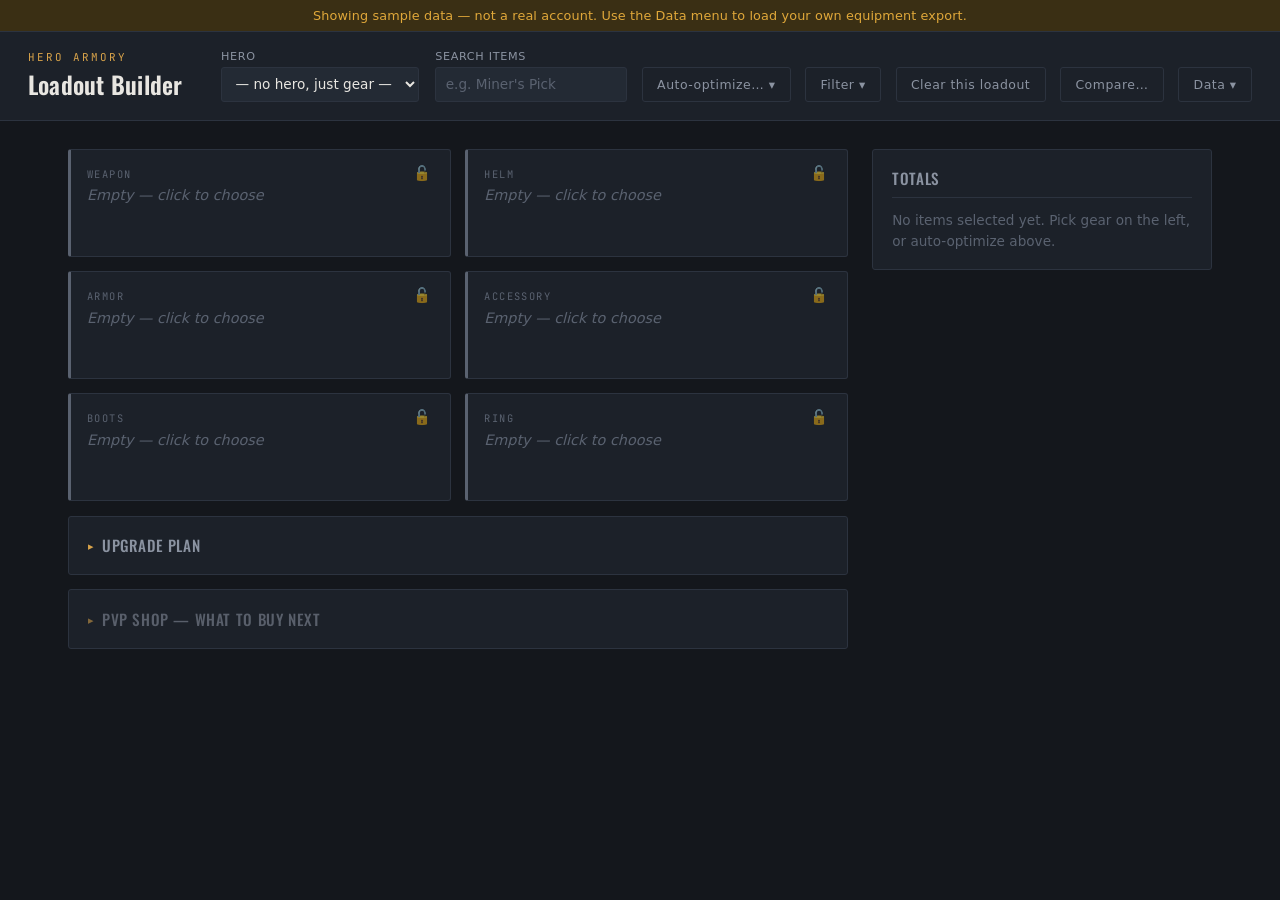
<file: index.html>
<!doctype html>
<html lang="en">
<head>
<meta charset="utf-8">
<meta name="viewport" content="width=device-width, initial-scale=1">
<title>Hero Armory — Loadout Builder</title>
<link rel="preconnect" href="https://fonts.googleapis.com">
<link rel="preconnect" href="https://fonts.gstatic.com" crossorigin>
<link href="https://fonts.googleapis.com/css2?family=Oswald:wght@400;500;600;700&family=JetBrains+Mono:wght@400;500;600&display=swap" rel="stylesheet">
<link rel="stylesheet" href="style.css">
</head>
<body>

<div id="sample-banner" class="sample-banner" hidden>
  Showing sample data — not a real account. Use the Data menu to load your own equipment export.
</div>

<header class="topbar">
  <div class="topbar-title">
    <span class="topbar-eyebrow">Hero Armory</span>
    <h1>Loadout Builder</h1>
  </div>
  <button id="nav-toggle" class="nav-toggle" type="button"
          aria-controls="topbar-controls" aria-expanded="false" aria-label="Show menu">
    <span class="nav-toggle-bars" aria-hidden="true"></span>
  </button>
  <label class="control topbar-hero">
    <span>Hero</span>
    <select id="hero-select">
      <option value="">— no hero, just gear —</option>
    </select>
  </label>
  <div class="topbar-controls" id="topbar-controls">
    <label class="control">
      <span>Search items</span>
      <input id="item-search-input" type="search" placeholder="e.g. Miner's Pick" class="item-search-input" autocomplete="off">
    </label>
    <div class="data-menu">
      <button id="optimize-menu-btn" class="btn-ghost" type="button" aria-haspopup="true" aria-expanded="false">
        Auto-optimize… <span id="optimize-weight-badge" class="filter-count-badge" hidden></span> ▾
      </button>
      <div id="optimize-menu-list" class="data-menu-list filter-menu-list optimize-menu-list" hidden>
        <div class="filter-section-label">Weight each stat, then optimize</div>
        <p class="optimize-weight-hint">Relative, not percentages: 2:1 and 200:100 pick the same loadout. Each stat is scaled to its own range first, so flat numbers and small percentages compare fairly.</p>
        <label class="optimize-context-row">
          <span class="optimize-context-label">Preset</span>
          <select id="optimize-troop-select" class="optimize-context-select">
            <option value="custom">Custom (set weights below)</option>
            <option value="mixed">Mixed</option>
            <option value="infantry">Infantry</option>
            <option value="archers">Archers</option>
            <option value="cavalry">Cavalry</option>
            <option value="infantryCavalry">Infantry / Cavalry</option>
            <option value="infantryArchers">Infantry / Archers</option>
            <option value="archersCavalry">Archers / Cavalry</option>
            <option value="gathering">Gathering</option>
          </select>
        </label>
        <p class="optimize-weight-hint">Auto-fills the weights below: the troop presets build for PvP, Gathering for resource runs. Editing any weight switches back to Custom.</p>
        <label class="optimize-context-row">
          <span class="optimize-context-label">Set bonuses</span>
          <select id="optimize-context-select" class="optimize-context-select"></select>
        </label>
        <p class="optimize-weight-hint">Conditional set bonuses (e.g. Beastlord's Hunt in Monster Dens) count toward the pick only where they apply, so pick where this hero fights.</p>
        <label class="filter-checkbox-item optimize-max-level-row">
          <input type="checkbox" id="optimize-max-level">
          <span>Optimize for max level gear</span>
        </label>
        <p class="optimize-weight-hint">Scores every piece at its level cap — Attack, Defence and Health projected to max, affixes as-is, since those roll on drop. Answers "what should I build toward", so an under-levelled Legendary stops losing to a maxed Rare it will overtake. Totals and item stats follow; the Upgrade plan still shows today's numbers.</p>
        <div class="filter-menu-list-inner optimize-weight-list" id="optimize-weight-list"></div>
        <div class="optimize-context-row optimize-troop-save-row">
          <span class="optimize-context-label">Save as default for</span>
          <select id="optimize-troop-save-select" class="optimize-context-select" aria-label="Preset to save the current weights as the default for">
            <option value="mixed">Mixed</option>
            <option value="infantry">Infantry</option>
            <option value="archers">Archers</option>
            <option value="cavalry">Cavalry</option>
            <option value="infantryCavalry">Infantry / Cavalry</option>
            <option value="infantryArchers">Infantry / Archers</option>
            <option value="archersCavalry">Archers / Cavalry</option>
            <option value="gathering">Gathering</option>
          </select>
          <button id="optimize-troop-save-btn" class="optimize-troop-save-btn" type="button" title="Save the current weights as your own default for this preset.">Save</button>
          <button id="optimize-troop-reset-btn" class="optimize-troop-reset-btn" type="button" hidden title="Discard your saved default for this preset and go back to the built-in one.">Reset</button>
        </div>
        <p class="optimize-weight-hint">Saved defaults load whenever you pick that preset, and travel with your backup export.</p>
        <div class="optimize-menu-actions">
          <button id="optimize-clear-btn" class="data-menu-item filter-clear-btn" type="button">Clear weights</button>
          <button id="optimize-run-btn" class="data-menu-item optimize-run-btn" type="button">Optimize unlocked slots</button>
        </div>
      </div>
    </div>
    <a href="auto-optimize.html" class="btn-ghost nav-promoted-link">Auto-optimize everything…</a>
    <div class="data-menu">
      <button id="filter-menu-btn" class="btn-ghost" type="button" aria-haspopup="true" aria-expanded="false">
        Filter <span id="filter-count-badge" class="filter-count-badge" hidden></span> ▾
      </button>
      <div id="filter-menu-list" class="data-menu-list filter-menu-list" hidden>
        <div class="filter-section-label">Rarity</div>
        <div class="filter-menu-list-inner filter-menu-list-inner-compact" id="rarity-checkbox-list"></div>
        <div class="filter-section-label">Stats</div>
        <div class="filter-menu-list-inner" id="filter-checkbox-list"></div>
        <button id="filter-clear-btn" class="data-menu-item filter-clear-btn" type="button">Clear filters</button>
      </div>
    </div>
    <button id="clear-btn" class="btn-ghost" type="button">Clear this loadout</button>
    <button id="compare-btn" class="btn-ghost" type="button">Compare…</button>
    <button id="equip-live-btn" class="btn-ghost" type="button" hidden>Equip this loadout</button>
    <div class="data-menu">
      <button id="data-menu-btn" class="btn-ghost" type="button" aria-haspopup="true" aria-expanded="false">
        Data ▾
      </button>
      <div id="data-menu-list" class="data-menu-list" hidden>
        <a href="sets.html" target="_blank" rel="noopener" class="data-menu-item data-menu-link data-menu-link-tight nav-promoted-item">Set bonuses reference ↗</a>
        <a href="breakpoints.html" target="_blank" rel="noopener" class="data-menu-item data-menu-link nav-promoted-item">Army command breakpoints ↗</a>
        <button id="load-equipment-csv-btn" class="data-menu-item" type="button">Load equipment CSV…</button>
        <button id="paste-equipment-csv-btn" class="data-menu-item" type="button">Paste equipment CSV…</button>
        <button id="sync-gear-btn" class="data-menu-item" type="button" hidden>Sync my gear…</button>
        <button id="load-loadouts-btn" class="data-menu-item" type="button">Load backup…</button>
        <button id="export-loadouts-btn" class="data-menu-item" type="button">Export backup</button>
        <button id="reset-all-heroes-btn" class="data-menu-item" type="button">Clear ALL heroes' loadouts</button>
        <button id="reset-sample-btn" class="data-menu-item" type="button">Reset to sample data</button>
        <a href="auto-optimize.html" class="data-menu-item data-menu-link data-menu-link-divide-above nav-promoted-item">Auto-optimize everything…</a>
      </div>
      <input id="load-loadouts-input" type="file" accept="application/json" hidden>
      <input id="load-equipment-csv-input" type="file" accept=".csv,.txt,text/csv,text/plain" hidden>
    </div>
    <a href="sets.html" target="_blank" rel="noopener" class="btn-ghost nav-promoted-link">Set bonuses reference ↗</a>
    <a href="breakpoints.html" target="_blank" rel="noopener" class="btn-ghost nav-promoted-link">Army command breakpoints ↗</a>
  </div>
</header>

<div id="paste-csv-overlay" class="picker-overlay" hidden>
  <div class="picker paste-csv-picker" role="dialog" aria-modal="true" aria-labelledby="paste-csv-title">
    <div class="picker-head">
      <h2 id="paste-csv-title">Paste equipment CSV</h2>
      <button id="paste-csv-close" class="btn-ghost" type="button" aria-label="Close">✕</button>
    </div>
    <div class="paste-csv-body">
      <p class="paste-csv-hint">
        In the game, open the equipment export screen and copy the CSV content, then paste it below.
        Nothing here is uploaded anywhere — it's parsed entirely in your browser.
      </p>
      <textarea id="paste-csv-textarea" class="paste-csv-textarea" placeholder="record_type,item_id,equipment_definition_id,..."></textarea>
      <div class="paste-csv-actions">
        <button id="paste-csv-submit" class="btn-ghost" type="button">Load pasted CSV</button>
      </div>
    </div>
  </div>
</div>

<main class="layout">
  <div class="layout-main">
    <section class="slots" id="slots" aria-label="Equipment slots"></section>

    <section id="upgrade-plan-wrap" class="upgrade-plan-wrap" aria-label="Upgrade plan">
      <h2 class="panel-heading">
        <button id="upgrade-plan-toggle" class="panel-toggle" type="button"
                aria-expanded="false" aria-controls="upgrade-plan-body">
          <span class="panel-toggle-caret" aria-hidden="true">▸</span>Upgrade plan
        </button>
      </h2>
      <div id="upgrade-plan-body" hidden>
        <div class="upgrade-plan-controls">
          <p id="upgrade-plan-summary" class="upgrade-plan-summary"></p>
          <label class="upgrade-plan-budget-row">
            <span>Split</span>
            <input id="upgrade-plan-budget" type="number" min="1" step="10000" inputmode="numeric">
            <span>XP</span>
          </label>
        </div>
        <ul id="upgrade-plan" class="upgrade-plan"></ul>
      </div>
    </section>

    <section id="pvp-plan-wrap" class="upgrade-plan-wrap pvp-plan-wrap" aria-label="PvP shop buy plan">
      <h2 class="panel-heading">
        <button id="pvp-plan-toggle" class="panel-toggle" type="button"
                aria-expanded="true" aria-controls="pvp-plan-body">
          <span class="panel-toggle-caret" aria-hidden="true">▸</span>PvP shop — what to buy next
        </button>
      </h2>
      <div id="pvp-plan-body">
        <div class="upgrade-plan-controls">
          <p id="pvp-plan-summary" class="upgrade-plan-summary"></p>
        </div>
        <ul id="pvp-plan" class="upgrade-plan"></ul>
      </div>
    </section>
  </div>

  <aside class="ledger-panel" aria-label="Loadout totals">
    <h2 class="panel-heading">Totals</h2>
    <p id="max-level-notice" class="max-level-notice" hidden>Gear scored at max level — Attack/Defence/Health projected to each piece's cap, affixes as rolled.</p>
    <div id="ledger" class="ledger">
      <p class="ledger-empty">No items selected yet. Pick gear on the left, or auto-optimize above.</p>
    </div>

    <div id="army-command-wrap" class="army-command-wrap" hidden>
      <div class="army-command-head">
        <h2 class="panel-heading">Army command</h2>
        <a href="breakpoints.html" target="_blank" rel="noopener" class="army-command-link"
           title="Every rarity's Attack/Defence/Health ceilings and what it costs to reach them">Breakpoints ↗</a>
      </div>
      <ul id="army-command" class="ledger army-command"></ul>
    </div>

    <div id="set-notes-wrap" class="set-notes-wrap" hidden>
      <h2 class="panel-heading">Set pieces</h2>
      <ul id="set-notes" class="set-notes"></ul>
    </div>

  </aside>
</main>

<div id="picker-overlay" class="picker-overlay" hidden>
  <div class="picker" role="dialog" aria-modal="true" aria-labelledby="picker-title">
    <div class="picker-head">
      <h2 id="picker-title">Slot</h2>
      <button id="picker-close" class="btn-ghost" type="button" aria-label="Close">✕</button>
    </div>
    <div class="picker-search-bar">
      <input id="picker-search-input" type="search" placeholder="Search this slot's items…" class="item-search-input" autocomplete="off">
      <div class="data-menu">
        <button id="picker-filter-menu-btn" class="btn-ghost" type="button" aria-haspopup="true" aria-expanded="false">
          Stats <span id="picker-filter-count-badge" class="filter-count-badge" hidden></span> ▾
        </button>
        <div id="picker-filter-menu-list" class="data-menu-list filter-menu-list" hidden>
          <div class="filter-section-label">Show only items with</div>
          <div class="filter-menu-list-inner" id="picker-filter-checkbox-list"></div>
          <button id="picker-filter-clear-btn" class="data-menu-item filter-clear-btn" type="button">Clear</button>
        </div>
      </div>
    </div>
    <div class="picker-compare-bar" id="picker-compare-bar" hidden>
      <span id="picker-compare-status"></span>
      <button id="picker-compare-btn" class="btn-ghost" type="button" disabled>Compare selected</button>
      <button id="picker-compare-clear-btn" class="btn-ghost" type="button">Clear</button>
    </div>
    <div id="picker-list" class="picker-list"></div>
  </div>
</div>

<div id="compare-overlay" class="picker-overlay" hidden>
  <div class="picker compare-picker" role="dialog" aria-modal="true" aria-labelledby="compare-title">
    <div class="picker-head">
      <h2 id="compare-title">Compare</h2>
      <button id="compare-close" class="btn-ghost" type="button" aria-label="Close">✕</button>
    </div>
    <div class="compare-controls" id="compare-controls" hidden>
      <label class="control">
        <span>Loadout A</span>
        <select id="compare-owner-a"></select>
      </label>
      <label class="control">
        <span>Loadout B</span>
        <select id="compare-owner-b"></select>
      </label>
    </div>
    <div id="compare-body" class="compare-body"></div>
  </div>
</div>

<div id="toast" class="toast" hidden></div>

<script src="sample-data.js"></script>
<script src="hero-breakpoints.js"></script>
<script src="gear-progression.js"></script>
<script src="pvp-shop.js"></script>
<script src="set-bonuses.js"></script>
<script src="csv-import.js"></script>
<script src="app.js"></script>
</body>
</html>
</file>
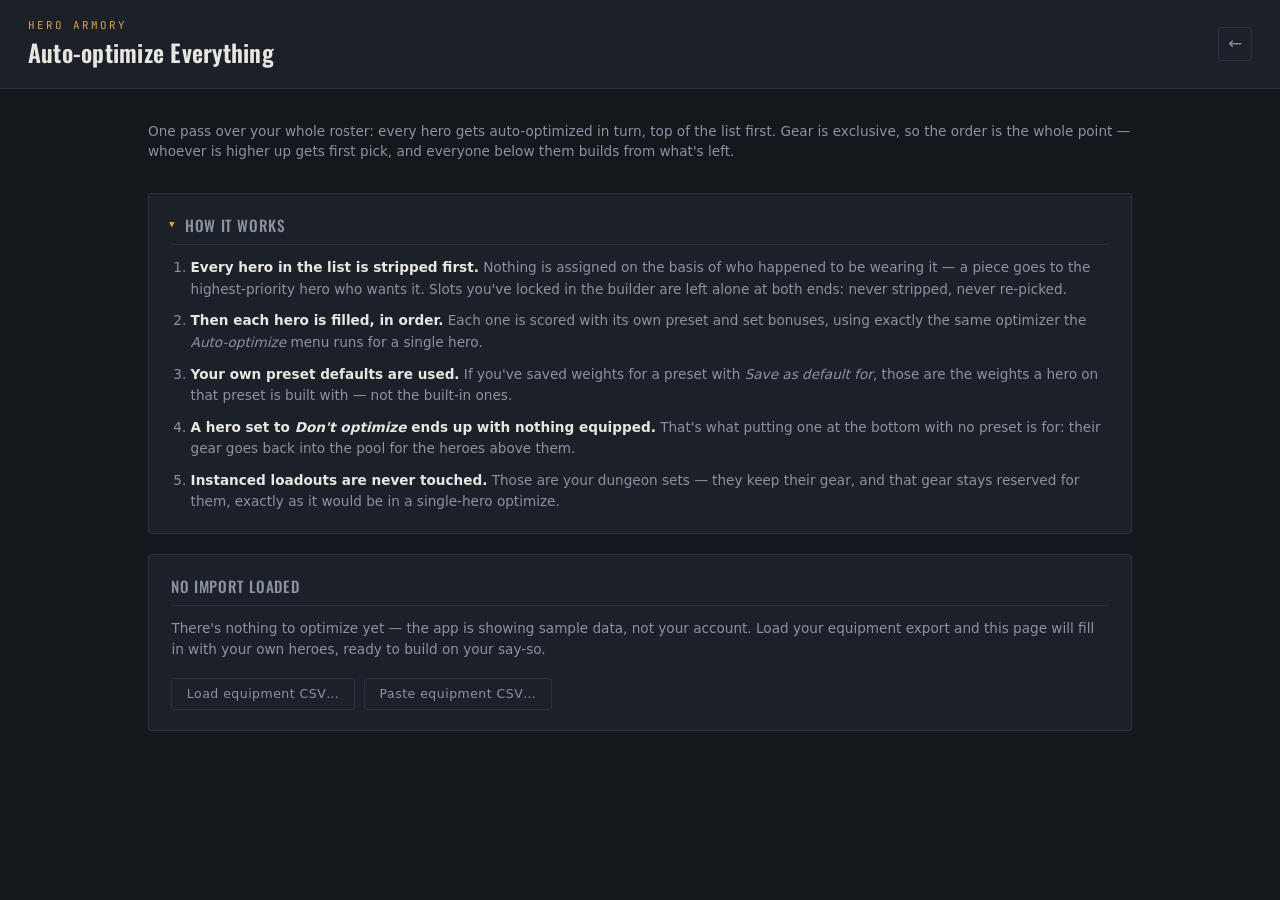
<file: auto-optimize.html>
<!doctype html>
<html lang="en">
<head>
<meta charset="utf-8">
<meta name="viewport" content="width=device-width, initial-scale=1">
<title>Auto-optimize Everything — Hero Armory</title>
<link rel="preconnect" href="https://fonts.googleapis.com">
<link rel="preconnect" href="https://fonts.gstatic.com" crossorigin>
<link href="https://fonts.googleapis.com/css2?family=Oswald:wght@400;500;600;700&family=JetBrains+Mono:wght@400;500;600&display=swap" rel="stylesheet">
<link rel="stylesheet" href="style.css">
</head>
<body>

<header class="topbar topbar-sub">
  <div class="topbar-title">
    <span class="topbar-eyebrow">Hero Armory</span>
    <h1>Auto-optimize Everything</h1>
  </div>
  <a href="index.html" class="topbar-back" title="Back to Loadout Builder" aria-label="Back to Loadout Builder">←</a>
</header>

<main class="sets-page batch-page">
  <p class="sets-intro">
    One pass over your whole roster: every hero gets auto-optimized in turn,
    top of the list first. Gear is exclusive, so the order is the whole point —
    whoever is higher up gets first pick, and everyone below them builds from
    what's left.
  </p>

  <section id="batch-explainer" class="batch-explainer" aria-label="How this works">
    <h2 class="panel-heading">
      <button id="batch-explainer-toggle" class="panel-toggle" type="button"
              aria-expanded="true" aria-controls="batch-explainer-body">
        <span class="panel-toggle-caret" aria-hidden="true">&#9656;</span>How it works
      </button>
    </h2>
    <ol id="batch-explainer-body" class="batch-explainer-list">
      <li>
        <strong>Every hero in the list is stripped first.</strong> Nothing is
        assigned on the basis of who happened to be wearing it — a piece goes to
        the highest-priority hero who wants it. Slots you've locked in the
        builder are left alone at both ends: never stripped, never re-picked.
      </li>
      <li>
        <strong>Then each hero is filled, in order.</strong> Each one is scored
        with its own preset and set bonuses, using exactly the same optimizer the
        <em>Auto-optimize</em> menu runs for a single hero.
      </li>
      <li>
        <strong>Your own preset defaults are used.</strong> If you've saved
        weights for a preset with <em>Save as default for</em>, those are the
        weights a hero on that preset is built with — not the built-in ones.
      </li>
      <li>
        <strong>A hero set to <em>Don't optimize</em> ends up with nothing
        equipped.</strong> That's what putting one at the bottom with no preset
        is for: their gear goes back into the pool for the heroes above them.
      </li>
      <li>
        <strong>Instanced loadouts are never touched.</strong> Those are your
        dungeon sets — they keep their gear, and that gear stays reserved for
        them, exactly as it would be in a single-hero optimize.
      </li>
    </ol>
  </section>

  <section id="batch-empty" class="batch-empty" hidden>
    <h2 class="panel-heading">No import loaded</h2>
    <p class="batch-empty-text">
      There's nothing to optimize yet — the app is showing sample data, not your
      account. Load your equipment export and this page will fill in with your
      own heroes, ready to build on your say-so.
    </p>
    <div class="batch-empty-actions">
      <button id="batch-load-csv-btn" class="btn-ghost" type="button">Load equipment CSV…</button>
      <button id="batch-paste-csv-btn" class="btn-ghost" type="button">Paste equipment CSV…</button>
    </div>
    <input id="batch-load-csv-input" type="file" accept=".csv,.txt,text/csv,text/plain" hidden>
  </section>

  <section id="batch-config" class="batch-config" hidden aria-label="Optimize order and presets">
    <h2 class="panel-heading">Configuration</h2>

    <div class="batch-scoring">
      <p class="batch-scoring-note" id="batch-basis-note"></p>
      <label class="batch-scoring-row">
        <input type="checkbox" id="batch-max-level">
        <span>Optimize for max level gear</span>
      </label>
    </div>

    <p class="batch-config-hint">
      Highest priority at the top. Change a hero's preset or set bonuses with
      the dropdowns, and move them with the arrows. Your changes are saved as you
      make them, by hero name, so they survive a re-import.
    </p>
    <ol id="batch-hero-list" class="batch-hero-list"></ol>

    <div class="batch-actions">
      <p class="batch-run-hint" id="batch-run-hint">
        Nothing is equipped until you run this. Once you have, changing a
        preset, its set bonuses or the order rebuilds the roster on the spot.
      </p>
      <button id="batch-reset-btn" class="btn-ghost" type="button">Reset to recommended</button>
      <button id="batch-run-btn" class="btn-ghost batch-run-btn" type="button">Optimize everything</button>
    </div>
    <p id="batch-progress" class="batch-progress" hidden></p>
    <div id="batch-results" class="batch-results" hidden></div>
  </section>
</main>

<div id="batch-paste-overlay" class="picker-overlay" hidden>
  <div class="picker paste-csv-picker" role="dialog" aria-modal="true" aria-labelledby="batch-paste-title">
    <div class="picker-head">
      <h2 id="batch-paste-title">Paste equipment CSV</h2>
      <button id="batch-paste-close" class="btn-ghost" type="button" aria-label="Close">✕</button>
    </div>
    <div class="paste-csv-body">
      <p class="paste-csv-hint">
        In the game, open the equipment export screen and copy the CSV content,
        then paste it below. Nothing here is uploaded anywhere — it's parsed
        entirely in your browser.
      </p>
      <textarea id="batch-paste-textarea" class="paste-csv-textarea" placeholder="record_type,item_id,equipment_definition_id,..."></textarea>
      <div class="paste-csv-actions">
        <button id="batch-paste-submit" class="btn-ghost" type="button">Load pasted CSV</button>
      </div>
    </div>
  </div>
</div>

<div id="toast" class="toast" hidden></div>

<script src="sample-data.js"></script>
<script src="hero-breakpoints.js"></script>
<script src="gear-progression.js"></script>
<script src="pvp-shop.js"></script>
<script src="set-bonuses.js"></script>
<script src="csv-import.js"></script>
<script src="app.js"></script>
<script src="auto-optimize.js"></script>
</body>
</html>
</file>
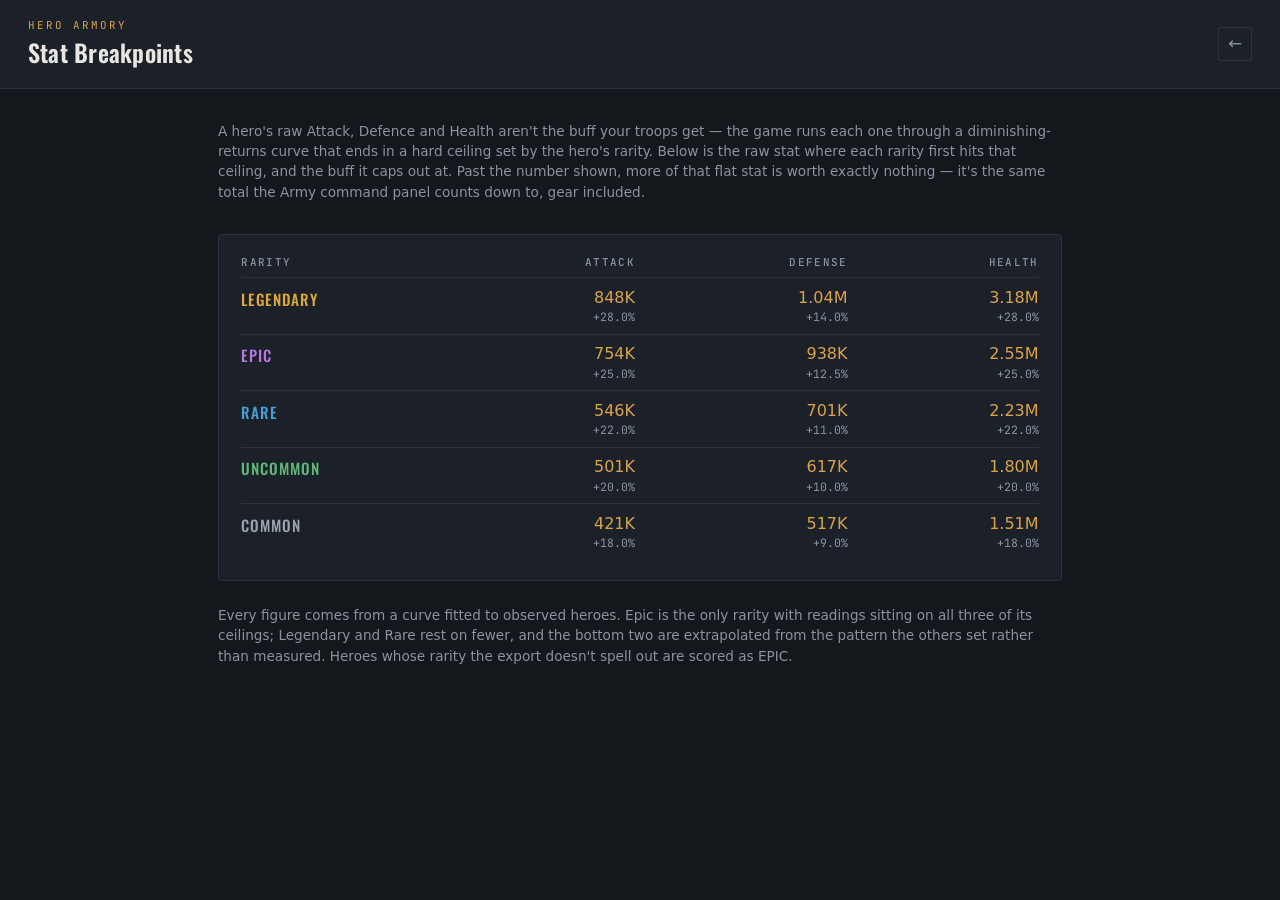
<file: breakpoints.html>
<!doctype html>
<html lang="en">
<head>
<meta charset="utf-8">
<meta name="viewport" content="width=device-width, initial-scale=1">
<title>Stat Breakpoints — Hero Armory</title>
<link rel="preconnect" href="https://fonts.googleapis.com">
<link rel="preconnect" href="https://fonts.gstatic.com" crossorigin>
<link href="https://fonts.googleapis.com/css2?family=Oswald:wght@400;500;600;700&family=JetBrains+Mono:wght@400;500;600&display=swap" rel="stylesheet">
<link rel="stylesheet" href="style.css">
</head>
<body>

<header class="topbar topbar-sub">
  <div class="topbar-title">
    <span class="topbar-eyebrow">Hero Armory</span>
    <h1>Stat Breakpoints</h1>
  </div>
  <a href="index.html" class="topbar-back" title="Back to Loadout Builder" aria-label="Back to Loadout Builder">←</a>
</header>

<main class="sets-page">
  <p class="sets-intro">
    A hero's raw Attack, Defence and Health aren't the buff your troops get —
    the game runs each one through a diminishing-returns curve that ends in a
    hard ceiling set by the hero's rarity. Below is the raw stat where each
    rarity first hits that ceiling, and the buff it caps out at. Past the
    number shown, more of that flat stat is worth exactly nothing — it's the
    same total the Army command panel counts down to, gear included.
  </p>

  <div class="set-card">
    <div class="breakpoints-table-scroll">
      <table class="breakpoints-table" id="breakpoints-table">
        <thead>
          <tr>
            <th class="breakpoints-stat-col">Rarity</th>
          </tr>
        </thead>
        <tbody></tbody>
      </table>
    </div>
  </div>

  <p class="sets-intro breakpoints-footnote">
    Every figure comes from a curve fitted to observed heroes. Epic is the only
    rarity with readings sitting on all three of its ceilings; Legendary and
    Rare rest on fewer, and the bottom two are extrapolated from the pattern the
    others set rather than measured. Heroes whose rarity the export doesn't
    spell out are scored as <span id="breakpoints-default-rarity"></span>.
  </p>
</main>

<script src="sample-data.js"></script>
<script src="hero-breakpoints.js"></script>
<script>
  (function () {
    const table = document.getElementById("breakpoints-table");
    const headRow = table.tHead.rows[0];
    const tbody = table.tBodies[0];

    /** Six- and seven-figure raw stats need to be scannable more than they need
     * to be exact — the exact figure goes in the cell's title. */
    function compact(raw) {
      if (raw >= 1e6) return (raw / 1e6).toFixed(2) + "M";
      if (raw >= 1e4) return Math.round(raw / 1000) + "K";
      return String(Math.round(raw));
    }

    function cell(tag, className, text) {
      const el = document.createElement(tag);
      if (className) el.className = className;
      if (text !== undefined) el.textContent = text;
      return el;
    }

    for (const [statKey] of Object.entries(BREAKPOINT_STATS)) {
      headRow.appendChild(cell("th", null, STAT_LABELS[statKey]));
    }

    // Highest rarity first — RARITY_ORDER runs the other way, and the rarity
    // you're chasing a ceiling for is almost always at the top.
    for (const rarity of [...RARITY_ORDER].reverse()) {
      const caps = HERO_BREAKPOINTS[rarity];
      if (!caps) continue;

      const row = cell("tr", "rarity-" + rarity);
      const label = cell("th", "breakpoints-stat-col");
      label.scope = "row";
      label.appendChild(cell("span", "breakpoints-rarity-name", rarity));
      row.appendChild(label);

      for (const [statKey, { kind }] of Object.entries(BREAKPOINT_STATS)) {
        const bp = caps[kind];
        const td = document.createElement("td");
        if (!bp) {
          td.textContent = "—";
          row.appendChild(td);
          continue;
        }
        td.title = `${bp.statAtCap.toLocaleString()} ${STAT_LABELS[statKey]} caps `
          + `a ${rarity} hero at +${(bp.cap * 100).toFixed(1)}% to your troops — `
          + `anything past it adds nothing.`;
        td.appendChild(cell("span", "breakpoints-raw", compact(bp.statAtCap)));
        td.appendChild(cell("span", "breakpoints-percent", `+${(bp.cap * 100).toFixed(1)}%`));
        row.appendChild(td);
      }
      tbody.appendChild(row);
    }

    document.getElementById("breakpoints-default-rarity").textContent = DEFAULT_HERO_RARITY;
  })();
</script>
</body>
</html>
</file>
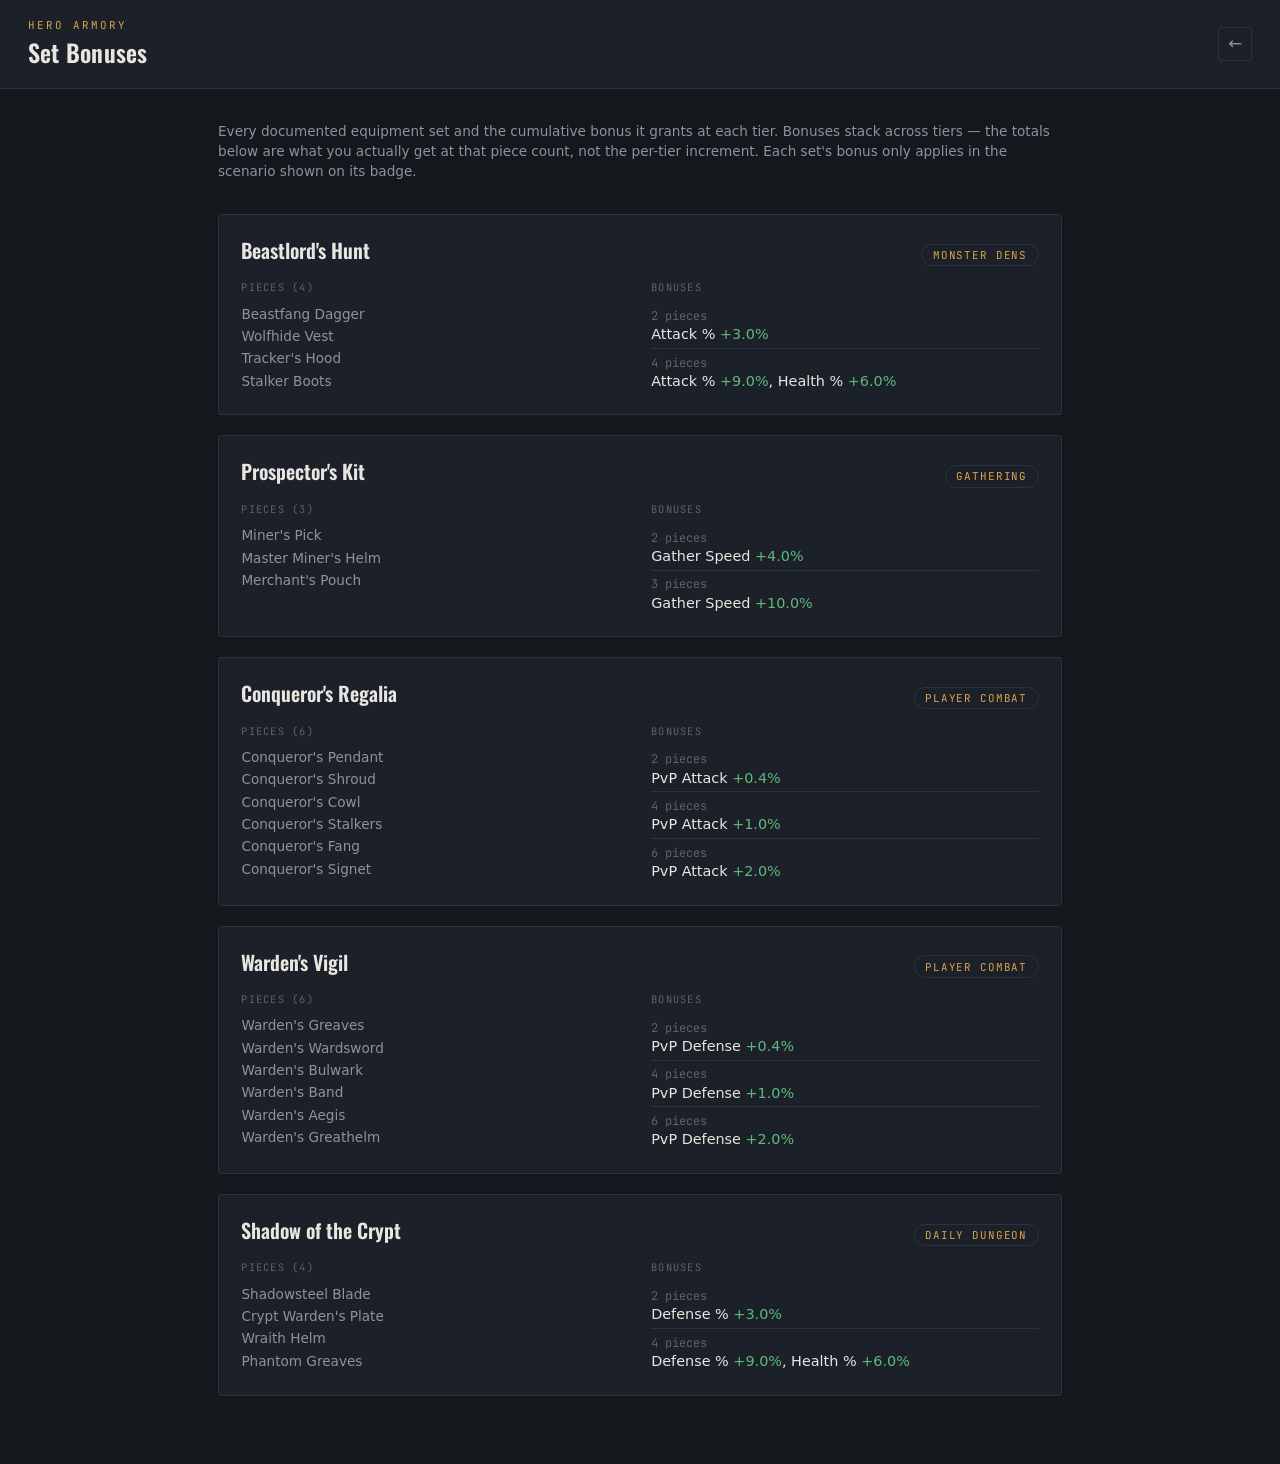
<file: sets.html>
<!doctype html>
<html lang="en">
<head>
<meta charset="utf-8">
<meta name="viewport" content="width=device-width, initial-scale=1">
<title>Set Bonuses — Hero Armory</title>
<link rel="preconnect" href="https://fonts.googleapis.com">
<link rel="preconnect" href="https://fonts.gstatic.com" crossorigin>
<link href="https://fonts.googleapis.com/css2?family=Oswald:wght@400;500;600;700&family=JetBrains+Mono:wght@400;500;600&display=swap" rel="stylesheet">
<link rel="stylesheet" href="style.css">
</head>
<body>

<header class="topbar topbar-sub">
  <div class="topbar-title">
    <span class="topbar-eyebrow">Hero Armory</span>
    <h1>Set Bonuses</h1>
  </div>
  <a href="index.html" class="topbar-back" title="Back to Loadout Builder" aria-label="Back to Loadout Builder">←</a>
</header>

<main class="sets-page">
  <p class="sets-intro">
    Every documented equipment set and the cumulative bonus it grants at each
    tier. Bonuses stack across tiers — the totals below are what you actually
    get at that piece count, not the per-tier increment. Each set's bonus only
    applies in the scenario shown on its badge.
  </p>
  <div id="sets-container"></div>
</main>

<script src="sample-data.js"></script>
<script src="hero-breakpoints.js"></script>
<script src="set-bonuses.js"></script>
<script>
  (function () {
    const container = document.getElementById("sets-container");

    function fmtBonuses(totals) {
      return Object.entries(totals)
        .map(([key, value]) => {
          const label = STAT_LABELS[key] || key;
          return `${label} <span class="set-stat">+${(value * 100).toFixed(1)}%</span>`;
        })
        .join(", ");
    }

    for (const def of Object.values(SET_BONUS_DEFS)) {
      const card = document.createElement("div");
      card.className = "set-card";

      const head = document.createElement("div");
      head.className = "set-card-head";
      const name = document.createElement("h2");
      name.className = "set-card-name";
      name.textContent = def.name;
      head.appendChild(name);
      if (def.appliesIn) {
        const badge = document.createElement("span");
        badge.className = "set-applies-badge";
        badge.textContent = def.appliesIn;
        head.appendChild(badge);
      }
      card.appendChild(head);

      const cols = document.createElement("div");
      cols.className = "set-card-cols";

      // Pieces column
      const piecesCol = document.createElement("div");
      const piecesHead = document.createElement("p");
      piecesHead.className = "set-subhead";
      piecesHead.textContent = `Pieces (${def.totalPieces})`;
      piecesCol.appendChild(piecesHead);
      const piecesList = document.createElement("ul");
      piecesList.className = "set-pieces-list";
      for (const member of def.memberNames || []) {
        const li = document.createElement("li");
        li.textContent = member;
        piecesList.appendChild(li);
      }
      piecesCol.appendChild(piecesList);
      cols.appendChild(piecesCol);

      // Bonuses column — cumulative totals at each tier
      const bonusCol = document.createElement("div");
      const bonusHead = document.createElement("p");
      bonusHead.className = "set-subhead";
      bonusHead.textContent = "Bonuses";
      bonusCol.appendChild(bonusHead);

      const running = {};
      for (const tier of def.tiers) {
        for (const [key, value] of Object.entries(tier.bonuses)) {
          running[key] = (running[key] || 0) + value;
        }
        const tierEl = document.createElement("div");
        tierEl.className = "set-tier";
        const count = document.createElement("div");
        count.className = "set-tier-count";
        count.textContent = `${tier.pieces} pieces`;
        tierEl.appendChild(count);
        const bonuses = document.createElement("div");
        bonuses.className = "set-tier-bonuses";
        bonuses.innerHTML = fmtBonuses(running);
        tierEl.appendChild(bonuses);
        bonusCol.appendChild(tierEl);
      }
      cols.appendChild(bonusCol);

      card.appendChild(cols);
      container.appendChild(card);
    }
  })();
</script>
</body>
</html>
</file>
<file: style.css>
:root {
  --bg: #14171c;
  --panel: #1c2129;
  --panel-raised: #232a34;
  --line: #2c333f;
  --text: #e8e6e1;
  --text-dim: #8b93a1;
  --text-faint: #5a6270;
  --accent: #d8a34a;
  /* The XP plan's value bars, and nothing else. Muted on purpose: the bars
     measure how good a row is, while every other coloured thing in a plan row
     names WHAT the row is about, so the bar has to stay quiet enough not to be
     read as a category. Gold read as Legendary and a cool blue read as Rare;
     a saturated teal avoided that but shouted louder than the figures it was
     summarising. Slate is a step darker and flatter than --common, the nearest
     rarity, and still clears the --line track it sits on. */
  --meter: #707a89;

  --common: #9ba3ad;
  --uncommon: #5fb87a;
  --rare: #4a9fd8;
  --epic: #b478e0;
  --legendary: #e0a83a;

  --font-display: 'Oswald', 'Arial Narrow', sans-serif;
  --font-mono: 'JetBrains Mono', ui-monospace, 'SF Mono', monospace;

  --radius: 3px;
}

* { box-sizing: border-box; }

@media (prefers-reduced-motion: reduce) {
  *, *::before, *::after {
    animation-duration: 0.001ms !important;
    animation-iteration-count: 1 !important;
    transition-duration: 0.001ms !important;
  }
}

html, body {
  margin: 0;
  background: var(--bg);
  color: var(--text);
  font-family: 'Inter', system-ui, sans-serif;
  min-height: 100vh;
}

button {
  font-family: inherit;
  cursor: pointer;
}

select {
  font-family: inherit;
}

/* ---------- Sample data banner ---------- */

.sample-banner {
  background: #3a2f14;
  color: var(--legendary);
  border-bottom: 1px solid var(--line);
  text-align: center;
  font-size: 0.8rem;
  padding: 0.5rem 1rem;
  letter-spacing: 0.01em;
}

/* ---------- Topbar ---------- */

.topbar {
  display: flex;
  flex-wrap: wrap;
  align-items: center;
  justify-content: space-between;
  gap: 1rem;
  padding: 1.1rem 1.75rem;
  background: var(--panel);
  border-bottom: 1px solid var(--line);
  position: sticky;
  top: 0;
  z-index: 20;
}

.topbar-eyebrow {
  display: block;
  font-family: var(--font-mono);
  font-size: 0.68rem;
  letter-spacing: 0.18em;
  text-transform: uppercase;
  color: var(--accent);
  margin-bottom: 0.15rem;
}

/* Pushes everything after it to the right-hand end of the bar. The controls
   used to be the only other item, so justify-content did this on its own —
   now that the hero picker sits outside them as its own item, the gap has to
   belong to the title rather than fall between every pair. */
.topbar-title {
  margin-right: auto;
}

.topbar-title h1 {
  font-family: var(--font-display);
  font-weight: 600;
  letter-spacing: 0.01em;
  font-size: 1.5rem;
  margin: 0;
  color: var(--text);
}

/* The way out of a reference page rides in the sticky bar rather than at the
   top of the prose, so it stays reachable however far down the page you are.
   Icon only — the bar's own heading already says which page you're leaving. */
.topbar-back {
  display: inline-flex;
  align-items: center;
  justify-content: center;
  width: 2.1rem;
  height: 2.1rem;
  border: 1px solid var(--line);
  border-radius: var(--radius);
  background: transparent;
  color: var(--text-dim);
  font-size: 1.05rem;
  line-height: 1;
  text-decoration: none;
  transition: border-color 0.15s, color 0.15s;
}

.topbar-back:hover, .topbar-back:focus-visible {
  color: var(--accent);
  border-color: var(--accent);
}

.topbar-controls {
  display: flex;
  /* Bottom, not centre: the labelled controls carry a caption above their
     field, so centring the row sits the bare buttons half a caption higher
     than the boxes beside them. Aligning bottom edges lines up the boxes
     themselves rather than the stacks around them. */
  align-items: flex-end;
  gap: 0.9rem;
  flex-wrap: wrap;
}

/* The hero picker rides outside .topbar-controls so the mobile nav can fold
   the rest away without taking it along. Bottom-aligning both against the bar
   keeps its box on the same line as the boxes inside the controls, which is
   what the controls' own flex-end alignment is for. */
.topbar-hero,
.topbar-controls {
  align-self: flex-end;
}

/* Hamburger for the mobile nav — hidden until the control row stops fitting
   across the top. */
.nav-toggle {
  display: none;
  align-items: center;
  justify-content: center;
  width: 2.6rem;
  height: 2.4rem;
  padding: 0;
  background: transparent;
  border: 1px solid var(--line);
  border-radius: var(--radius);
  color: var(--text-dim);
  cursor: pointer;
  transition: border-color 0.15s, color 0.15s;
}

.nav-toggle:hover, .nav-toggle:focus-visible {
  border-color: var(--accent);
  color: var(--accent);
}

.nav-toggle-bars {
  position: relative;
}

.nav-toggle-bars,
.nav-toggle-bars::before,
.nav-toggle-bars::after {
  display: block;
  width: 1.05rem;
  height: 2px;
  border-radius: 1px;
  background: currentColor;
  transition: transform 0.15s, top 0.15s, background 0.15s;
}

.nav-toggle-bars::before,
.nav-toggle-bars::after {
  content: "";
  position: absolute;
  left: 0;
}

.nav-toggle-bars::before { top: -6px; }
.nav-toggle-bars::after { top: 6px; }

/* Open, the three bars fold into a close cross — the button is the only way
   back out of the panel, so it has to read as a toggle rather than as a
   second chance to open what is already open. */
.topbar.nav-open .nav-toggle-bars {
  background: transparent;
}

.topbar.nav-open .nav-toggle-bars::before {
  top: 0;
  transform: rotate(45deg);
}

.topbar.nav-open .nav-toggle-bars::after {
  top: 0;
  transform: rotate(-45deg);
}

.control {
  display: flex;
  flex-direction: column;
  gap: 0.25rem;
  font-size: 0.7rem;
  color: var(--text-dim);
  text-transform: uppercase;
  letter-spacing: 0.06em;
}

.control select {
  background: var(--panel-raised);
  border: 1px solid var(--line);
  color: var(--text);
  border-radius: var(--radius);
  padding: 0.4rem 0.6rem;
  font-size: 0.85rem;
  min-width: 190px;
  max-width: 100%;
}

.item-search-input {
  background: var(--panel-raised);
  border: 1px solid var(--line);
  color: var(--text);
  border-radius: var(--radius);
  padding: 0.4rem 0.6rem;
  font-size: 0.85rem;
  min-width: 190px;
  max-width: 100%;
  font-family: inherit;
}

.item-search-input::placeholder {
  color: var(--text-faint);
}

.item-search-input:focus-visible {
  outline: none;
  border-color: var(--accent);
}

.picker-search-bar {
  padding: 0.6rem 1.2rem;
  border-bottom: 1px solid var(--line);
  display: flex;
  gap: 0.6rem;
  align-items: center;
}

.picker-search-bar .item-search-input {
  flex: 1;
  min-width: 0;
}

.slot-search-badge {
  font-family: var(--font-mono);
  font-size: 0.65rem;
  color: var(--accent);
  border: 1px solid var(--accent);
  border-radius: 999px;
  padding: 0.02rem 0.4rem;
}

.topbar-hero select,
.topbar-controls .control select,
.topbar-controls .item-search-input,
.topbar-controls .btn-ghost {
  /* A native select, a text input and a button each round to a slightly
     different intrinsic height off the same padding, which reads as the
     row being out by a pixel or two. Pin one height so they don't. */
  height: 2.2rem;
}

.btn-ghost {
  background: transparent;
  border: 1px solid var(--line);
  color: var(--text-dim);
  border-radius: var(--radius);
  padding: 0.45rem 0.9rem;
  font-size: 0.78rem;
  letter-spacing: 0.04em;
  transition: border-color 0.15s, color 0.15s;
}

.btn-ghost:hover, .btn-ghost:focus-visible {
  border-color: var(--accent);
  color: var(--accent);
}

/* Three Data-menu entries that stand on their own as buttons once the topbar
   folds into the mobile nav — a menu inside a menu is one tap too many when
   the panel already has room to list them. They exist in both places in the
   markup and each layout hides the copy it isn't using: this one above the
   breakpoint, the in-menu .nav-promoted-item copies below it. */
.nav-promoted-link {
  display: none;
  align-items: center;
  justify-content: center;
  text-decoration: none;
}

.data-menu {
  position: relative;
}

.data-menu-list {
  position: absolute;
  top: calc(100% + 0.4rem);
  right: 0;
  background: var(--panel-raised);
  border: 1px solid var(--line);
  border-radius: var(--radius);
  min-width: 220px;
  max-width: calc(100vw - 2rem);
  flex-direction: column;
  padding: 0.3rem;
  z-index: 30;
}

.data-menu-list:not([hidden]) {
  display: flex;
}

.data-menu-item {
  background: transparent;
  border: none;
  color: var(--text);
  text-align: left;
  padding: 0.5rem 0.6rem;
  font-size: 0.8rem;
  border-radius: 2px;
  cursor: pointer;
}

.data-menu-item:hover, .data-menu-item:focus-visible {
  background: var(--panel);
  color: var(--accent);
  outline: none;
}

a.data-menu-item {
  display: block;
  text-decoration: none;
}

.data-menu-link {
  color: var(--accent);
  border-bottom: 1px solid var(--line);
  margin-bottom: 0.25rem;
  padding-bottom: 0.55rem;
}

/* The divider on .data-menu-link separates one kind of entry from the next, so
   a link that runs straight into another of its own kind — the two reference
   pages — drops it and reads as one group. Padding goes back to the plain
   .data-menu-item value so its hover target still matches the rest. */
.data-menu-link-tight {
  border-bottom: none;
  margin-bottom: 0;
  padding-bottom: 0.5rem;
}

/* The one link that sits at the BOTTOM of the menu, so its divider has to be
   drawn above it — .data-menu-link puts the rule underneath, which on a last
   child lands on the menu's own bottom edge and reads as a stray line rather
   than as a separator. Same weight and spacing, mirrored. */
.data-menu-link-divide-above {
  border-bottom: none;
  margin-bottom: 0;
  padding-bottom: 0.5rem;
  border-top: 1px solid var(--line);
  margin-top: 0.25rem;
  padding-top: 0.55rem;
}

.filter-count-badge {
  background: var(--accent);
  color: #1a1408;
  font-size: 0.65rem;
  font-weight: 600;
  border-radius: 999px;
  padding: 0.05rem 0.4rem;
  margin-right: 0.2rem;
}

.filter-count-badge:not([hidden]) {
  display: inline-block;
}

.filter-menu-list {
  min-width: 260px;
  max-width: min(calc(100vw - 2rem), 320px);
  padding: 0;
}

/* The optimize menu is the one dropdown that isn't just a list of checkboxes:
   it carries labelled selects, a weight list with a number input per row, and
   a line of explanation under each control. At the filter menus' width those
   hints wrap to four and five lines each and the panel reads as a wall, so it
   gets its own, wider one. */
/* A width, not just a min-width: the panel is absolutely positioned inside a
   narrow .data-menu, so shrink-to-fit hands it its minimum and a wider cap on
   its own does nothing. */
.optimize-menu-list {
  width: min(calc(100vw - 2rem), 400px);
  min-width: 0;
  max-width: none;
}

.filter-menu-list-inner {
  max-height: 320px;
  overflow-y: auto;
  padding: 0.3rem;
  display: flex;
  flex-direction: column;
}

.filter-menu-list-inner-compact {
  max-height: none;
}

.filter-section-label {
  font-family: var(--font-mono);
  font-size: 0.65rem;
  letter-spacing: 0.1em;
  text-transform: uppercase;
  color: var(--text-faint);
  padding: 0.5rem 0.6rem 0.1rem;
}

.optimize-weight-hint {
  font-size: 0.7rem;
  color: var(--text-dim);
  padding: 0 0.6rem 0.5rem;
  line-height: 1.35;
}

.optimize-context-row {
  display: flex;
  align-items: center;
  gap: 0.5rem;
  padding: 0 0.6rem 0.4rem;
}

.optimize-context-label {
  font-size: 0.75rem;
  color: var(--text-dim);
}

/* Same chrome as the hero picker in the topbar — a bare native select renders
   with the OS's own light background, which reads as a hole in a dark menu. */
.optimize-context-select {
  flex: 1;
  min-width: 0;
  background: var(--panel-raised);
  border: 1px solid var(--line);
  color: var(--text);
  border-radius: var(--radius);
  padding: 0.4rem 0.6rem;
  font-size: 0.85rem;
  font-family: inherit;
}

.optimize-context-select:focus-visible {
  outline: none;
  border-color: var(--accent);
}

/* Separates the save controls from the weight list they act on. */
.optimize-troop-save-row {
  margin-top: 0.7rem;
}

.optimize-troop-save-btn,
.optimize-troop-reset-btn {
  background: transparent;
  border: 1px solid var(--line);
  color: var(--text-faint);
  border-radius: 4px;
  padding: 0.2rem 0.5rem;
  font-size: 0.7rem;
  letter-spacing: 0.04em;
  text-transform: uppercase;
  cursor: pointer;
  white-space: nowrap;
  transition: border-color 0.15s, color 0.15s;
}

.optimize-troop-save-btn:hover, .optimize-troop-save-btn:focus-visible,
.optimize-troop-reset-btn:hover, .optimize-troop-reset-btn:focus-visible {
  border-color: var(--accent);
  color: var(--accent);
}

.filter-checkbox-item {
  display: flex;
  align-items: center;
  gap: 0.5rem;
  padding: 0.4rem 0.6rem;
  font-size: 0.8rem;
  color: var(--text);
  border-radius: 2px;
  cursor: pointer;
}

.filter-checkbox-item:hover {
  background: var(--panel);
}

.filter-checkbox-item input {
  accent-color: var(--accent);
}

.filter-clear-btn {
  border-top: 1px solid var(--line);
  border-radius: 0;
  color: var(--text-dim);
}

/* Sits between the set-bonuses select and its own hint, so it needs the same
   horizontal inset as the rows above rather than the checkbox list's own. */
.optimize-max-level-row {
  margin: 0.1rem 0 0.2rem;
}

.max-level-notice {
  font-size: 0.7rem;
  line-height: 1.35;
  color: var(--accent);
  background: var(--panel);
  border: 1px solid var(--line);
  border-left: 2px solid var(--accent);
  border-radius: var(--radius);
  padding: 0.4rem 0.5rem;
  margin: 0 0 0.6rem;
}

.optimize-weight-list {
  max-height: 320px;
}

.optimize-weight-row {
  justify-content: space-between;
  cursor: default;
}

.optimize-weight-name {
  flex: 1;
}

.optimize-weight-input {
  width: 4rem;
  background: var(--panel);
  border: 1px solid var(--line);
  color: var(--text);
  border-radius: 4px;
  padding: 0.15rem 0.35rem;
  font-size: 0.78rem;
  text-align: right;
  font-family: var(--font-mono);
  -moz-appearance: textfield;
}

.optimize-weight-input::-webkit-outer-spin-button,
.optimize-weight-input::-webkit-inner-spin-button {
  -webkit-appearance: none;
  margin: 0;
}

.optimize-weight-input:focus-visible {
  outline: none;
  border-color: var(--accent);
}

.optimize-weight-only-btn {
  background: transparent;
  border: 1px solid var(--line);
  color: var(--text-faint);
  border-radius: 4px;
  padding: 0.1rem 0.4rem;
  font-size: 0.65rem;
  letter-spacing: 0.04em;
  text-transform: uppercase;
  cursor: pointer;
  transition: border-color 0.15s, color 0.15s;
}

.optimize-weight-only-btn:hover, .optimize-weight-only-btn:focus-visible {
  border-color: var(--accent);
  color: var(--accent);
}

.optimize-menu-actions {
  display: flex;
  border-top: 1px solid var(--line);
}

.optimize-menu-actions .filter-clear-btn {
  border-top: none;
  flex: 1;
}

.optimize-run-btn {
  border-top: none;
  border-left: 1px solid var(--line);
  border-radius: 0;
  color: var(--accent);
  flex: 1.4;
  font-weight: 500;
}

.optimize-run-btn:hover, .optimize-run-btn:focus-visible {
  background: var(--panel);
}

.slot-match-badge {
  font-family: var(--font-mono);
  font-size: 0.65rem;
  color: var(--accent);
  border: 1px solid var(--accent);
  border-radius: 999px;
  padding: 0.02rem 0.4rem;
  margin-left: auto;
}

.slot-card-head {
  display: flex;
  align-items: baseline;
  gap: 0.4rem;
}

.picker-option.filtered-out {
  display: none;
}

/* ---------- Layout ---------- */

.layout {
  display: grid;
  grid-template-columns: 1fr 340px;
  gap: 1.5rem;
  padding: 1.75rem;
  max-width: 1200px;
  margin: 0 auto;
}

@media (max-width: 860px) {
  .layout {
    grid-template-columns: 1fr;
  }

  .topbar {
    position: static;
    padding: 1rem;
    gap: 0.8rem 1rem;
  }

  /* The bar unsticks above because the builder's nav unfolds into a column
     tall enough to bury the page. A reference page's bar is a title and a
     back link, so it keeps its perch. */
  .topbar-sub {
    position: sticky;
    top: 0;
  }

  /* Everything but the hero picker folds behind the hamburger. The picker
     stays out in the open because it decides whose loadout the page below is
     showing — a context switch that big shouldn't need a menu opened to see
     where you are. */
  .nav-toggle {
    display: inline-flex;
  }

  .topbar-hero {
    width: 100%;
    align-self: stretch;
  }

  .topbar-controls {
    display: none;
    width: 100%;
    /* Column, not a wrapped row: every control below is full width anyway, so
       wrapping would land in the same place — but flex-end alignment means
       something else once the axis turns, and stretch is what full-width rows
       want. */
    flex-direction: column;
    align-items: stretch;
    align-self: stretch;
    gap: 0.7rem;
    padding-top: 0.85rem;
    border-top: 1px solid var(--line);
  }

  .topbar.nav-open .topbar-controls {
    display: flex;
  }

  .control,
  .control select,
  .item-search-input,
  .data-menu {
    width: 100%;
  }

  .topbar-controls > .btn-ghost,
  .topbar-controls .data-menu > .btn-ghost {
    width: 100%;
  }

  /* The topbar's menu buttons stretch to the full width of the column here, so
     their dropdowns stretch with them instead of keeping the desktop widths —
     a right-anchored 220-320px panel under a full-width button reads as a
     detached box hanging off one edge. */
  .topbar-controls .data-menu-list {
    left: 0;
    right: 0;
    width: auto;
    min-width: 0;
    max-width: none;
  }

  .nav-promoted-link {
    display: flex;
  }

  /* Their in-menu originals step aside so the Data menu doesn't offer the same
     three destinations the panel already lists. Both carry their own divider,
     so the entries left behind still group cleanly without one. */
  .data-menu-item.nav-promoted-item {
    display: none;
  }

  .control select,
  .item-search-input {
    min-width: 0;
  }

  .ledger-panel {
    position: static;
    top: auto;
  }

  .compare-controls {
    flex-direction: column;
  }

  .compare-controls .control {
    width: 100%;
  }

  .compare-controls select {
    width: 100%;
    min-width: 0;
  }

  .picker,
  .compare-picker,
  .paste-csv-picker {
    max-width: 100%;
  }
}

.slots {
  display: grid;
  grid-template-columns: repeat(2, 1fr);
  gap: 0.9rem;
  align-content: start;
}

@media (max-width: 560px) {
  .slots { grid-template-columns: 1fr; }
}

/* ---------- Slot card ---------- */

.slot-card {
  background: var(--panel);
  border: 1px solid var(--line);
  border-radius: var(--radius);
  border-left: 3px solid var(--text-faint);
  padding: 0.9rem 1rem;
  text-align: left;
  color: var(--text);
  display: flex;
  flex-direction: column;
  gap: 0.35rem;
  min-height: 108px;
  cursor: pointer;
  transition: border-color 0.15s, background 0.15s, transform 0.1s;
}

.slot-card:hover, .slot-card:focus-visible {
  background: var(--panel-raised);
  outline: none;
}

.slot-card:active {
  transform: translateY(1px);
}

.slot-card.filled {
  border-left-color: var(--slot-accent, var(--accent));
}

.slot-card.slot-locked {
  border-left-color: var(--text-faint);
  border-style: dashed;
}

.slot-lock-btn {
  background: transparent;
  border: none;
  color: var(--text-faint);
  font-size: 0.9rem;
  line-height: 1;
  padding: 0.1rem 0.2rem;
  margin-left: auto;
  cursor: pointer;
  opacity: 0.55;
  transition: opacity 0.15s;
}

.slot-lock-btn:hover, .slot-lock-btn:focus-visible {
  opacity: 1;
}

.slot-lock-btn.active {
  opacity: 1;
}

.slot-label {
  font-family: var(--font-mono);
  font-size: 0.65rem;
  letter-spacing: 0.14em;
  text-transform: uppercase;
  color: var(--text-faint);
}

.slot-item-name {
  font-family: var(--font-display);
  font-size: 1.05rem;
  font-weight: 500;
  line-height: 1.25;
}

.slot-empty-name {
  font-size: 0.9rem;
  color: var(--text-faint);
  font-style: italic;
}

.slot-meta {
  font-size: 0.72rem;
  color: var(--text-dim);
  display: flex;
  gap: 0.5rem;
  align-items: center;
}

.rarity-dot {
  width: 7px;
  height: 7px;
  border-radius: 50%;
  display: inline-block;
  background: var(--slot-accent, var(--text-faint));
}

/* Level and quality are the two figures a reader actually compares between two
   copies of the same piece, so they carry the line's contrast — the rarity word
   beside them is already colour-coded by the dot and stays dim. */
.item-level,
.quality-pct {
  color: var(--text);
  font-weight: 600;
  font-variant-numeric: tabular-nums;
}

/* Follows the meta line directly. Pinning it to the bottom of the card (which
   the grid stretches to the tallest in its row) opened a gap under the shorter
   card's meta line and read as a stat block floating in the middle of nowhere —
   the slack belongs at the end of the card, not inside the item's own text. */
.slot-stats {
  font-family: var(--font-mono);
  font-size: 0.72rem;
  color: var(--text-dim);
  line-height: 1.5;
}

/* ---------- Ledger ---------- */

.ledger-panel {
  background: var(--panel);
  border: 1px solid var(--line);
  border-radius: var(--radius);
  padding: 1.1rem 1.2rem;
  align-self: start;
  position: sticky;
  top: 5.5rem;
}

.panel-heading {
  font-family: var(--font-display);
  font-size: 0.95rem;
  font-weight: 500;
  letter-spacing: 0.04em;
  text-transform: uppercase;
  color: var(--text-dim);
  margin: 0 0 0.75rem;
  border-bottom: 1px solid var(--line);
  padding-bottom: 0.5rem;
}

/* The heading IS the control — the panel is always on the page, and clicking
   its title opens it. A separate button beside the title would be a second
   thing to aim at for one behaviour, so the whole heading takes the click. */
.panel-toggle {
  display: flex;
  align-items: center;
  gap: 0.45rem;
  width: 100%;
  padding: 0;
  background: none;
  border: none;
  font: inherit;
  color: inherit;
  letter-spacing: inherit;
  text-transform: inherit;
  text-align: left;
  cursor: pointer;
}

.panel-toggle:hover,
.panel-toggle:focus-visible {
  color: var(--text);
  outline: none;
}

/* A panel with nothing to say yet — the heading stays readable, but it stops
   offering a click that would only open an empty box. */
.panel-toggle:disabled {
  cursor: default;
  opacity: 0.55;
}

.panel-toggle:disabled:hover {
  color: inherit;
}

.panel-toggle-caret {
  font-size: 0.7em;
  color: var(--accent);
  transition: transform 0.15s;
}

.panel-toggle[aria-expanded="true"] .panel-toggle-caret {
  transform: rotate(90deg);
}

/* Collapsed, the heading is the whole panel — the rule under it would be
   separating it from content that isn't there. */
.is-collapsed .panel-heading {
  margin-bottom: 0;
  padding-bottom: 0;
  border-bottom: none;
}

.ledger-empty {
  color: var(--text-faint);
  font-size: 0.85rem;
  line-height: 1.5;
  margin: 0;
}

.ledger-row {
  display: flex;
  justify-content: space-between;
  align-items: baseline;
  padding: 0.32rem 0;
  font-size: 0.85rem;
  border-bottom: 1px solid rgba(255,255,255,0.03);
}

.ledger-row-label {
  color: var(--text-dim);
}

.ledger-row-value {
  font-family: var(--font-mono);
  font-weight: 500;
  color: var(--text);
}

.ledger-row.flash .ledger-row-value {
  animation: flash-value 0.7s ease-out;
}

@keyframes flash-value {
  0%   { color: var(--accent); text-shadow: 0 0 8px rgba(216,163,74,0.6); }
  100% { color: var(--text); text-shadow: none; }
}

/* Army command — the troop buff the hero's raw stats actually buy. Deliberately
   built from the ledger's own .ledger-row classes so it reads as a continuation
   of Totals rather than a differently-shaped panel bolted underneath. The raw
   stat and cap threshold live in each row's title, keeping the line itself to
   the one thing worth scanning: the percentage. */
.army-command-wrap {
  margin-top: 1.1rem;
}

/* It borrows .ledger for the row rhythm, so strip the list chrome that a <ul>
   brings and .ledger (a <div>) never had to. */
.army-command {
  list-style: none;
  margin: 0;
  padding: 0;
}

/* Distance to the ceiling, sitting just left of the percentage. Quiet enough
   not to compete with the number it annotates, but always present — knowing
   there's headroom is as useful as knowing there isn't. */
.army-command-cap {
  font-family: var(--font-mono);
  font-size: 0.62rem;
  letter-spacing: 0.08em;
  text-transform: uppercase;
  color: var(--text-faint);
  margin-right: 0.5rem;
}

/* Past the ceiling the stat is dead weight, so this one earns more contrast. */
.army-command-cap.is-over {
  color: var(--text-dim);
}

/* Column 1 stacks the gear and the plan together, so the plan follows the gear
   by its own small gap. As a grid item in its own right it sat on the layout's
   second ROW, whose height is set by whichever column is taller — the sidebar —
   which pushed it far below the gear it belongs to. */
.layout-main {
  display: flex;
  flex-direction: column;
  gap: 0.9rem;
  min-width: 0;
}

/* Not a sidebar card — the plan is a table of comparable rows, and at the
   sidebar's 300px they stacked one per line with the benefit figures
   wrapping. */
.upgrade-plan-wrap {
  background: var(--panel);
  border: 1px solid var(--line);
  border-radius: var(--radius);
  padding: 1.1rem 1.2rem;
}

.upgrade-plan-controls {
  display: flex;
  align-items: center;
  justify-content: space-between;
  /* Wide column gap, narrow row gap: side by side, the budget control needs
     clear air or it reads as the tail of the summary sentence; stacked, it's
     the next line of the same block and wants the ordinary spacing. */
  gap: 0.6rem 2.5rem;
  flex-wrap: wrap;
  margin-bottom: 0.75rem;
}

.upgrade-plan-budget-row {
  display: flex;
  align-items: center;
  gap: 0.5rem;
  flex: 0 0 auto;
  font-family: var(--font-mono);
  font-size: 0.65rem;
  letter-spacing: 0.08em;
  text-transform: uppercase;
  color: var(--text-faint);
}

/* Sized to the digits it holds rather than to a round number, and the figure
   pushed to the right edge: at 6.5rem with the default 50000 in it, half the
   field sat empty between the number and the "XP" that labels it, so the two
   stopped reading as one phrase. Spinners go for the same reason the weight
   inputs drop theirs — they'd claim that reclaimed space right back. */
.upgrade-plan-budget-row input {
  flex: 0 0 auto;
  width: 4.75rem;
  min-width: 0;
  background: var(--panel-raised);
  border: 1px solid var(--line);
  color: var(--text);
  border-radius: var(--radius);
  padding: 0.25rem 0.4rem;
  font-family: var(--font-mono);
  font-size: 0.72rem;
  letter-spacing: normal;
  text-align: right;
  -moz-appearance: textfield;
}

.upgrade-plan-budget-row input::-webkit-outer-spin-button,
.upgrade-plan-budget-row input::-webkit-inner-spin-button {
  -webkit-appearance: none;
  margin: 0;
}

.upgrade-plan-budget-row input:focus-visible {
  outline: none;
  border-color: var(--accent);
}

.upgrade-plan-summary {
  margin: 0;
  flex: 1 1 20rem;
  font-size: 0.78rem;
  line-height: 1.45;
  color: var(--text-dim);
}

.upgrade-plan {
  list-style: none;
  margin: 0;
  padding: 0;
  display: grid;
  /* Measured, not guessed: the Command benefit figures are the line that must
     not wrap, since it appears on every row. At the 0.76rem type above they run
     to 279px, and 22rem leaves a card 344px wide inside its padding — room to
     spare, and still narrow enough to keep two cards side by side in the main
     column. Re-measure before widening this: 24.5rem looks harmless and costs
     the second column outright. */
  grid-template-columns: repeat(auto-fill, minmax(min(22rem, 100%), 1fr));
  gap: 0.6rem;
}

/* Column so the value bar can be pinned to the bottom of the card — see
   .upgrade-plan-bar-slot.

   The left edge carries the piece's RARITY, the same colour it wears on its
   slot card and in the picker — a row about the Legendary you're wearing had no
   business being the same gold as the Common two rows down. Rarity is also the
   one thing these rows never say in words, unlike the level and the XP. */
.upgrade-plan-row {
  background: var(--panel-raised);
  border-left: 2px solid var(--slot-accent, var(--accent));
  padding: 0.5rem 0.6rem;
  border-radius: 0 var(--radius) var(--radius) 0;
  display: flex;
  flex-direction: column;
}

.upgrade-plan-head {
  display: flex;
  align-items: baseline;
  justify-content: space-between;
  gap: 0.5rem;
}

/* Sized off the slot cards these rows describe, a notch down rather than a
   different order of magnitude — the cards run 1.05rem/0.72rem, and the plan
   was reading at 0.84/0.68 for the same words about the same gear. */
.upgrade-plan-name {
  font-family: var(--font-display);
  font-size: 0.98rem;
  letter-spacing: 0.02em;
  color: var(--text);
}

.upgrade-plan-value {
  font-family: var(--font-mono);
  font-size: 0.82rem;
  color: var(--accent);
  flex: 0 0 auto;
}

.upgrade-plan-meta,
.upgrade-plan-stats {
  margin-top: 0.2rem;
  font-family: var(--font-mono);
  font-size: 0.76rem;
  line-height: 1.5;
  color: var(--text-dim);
}

.upgrade-plan-stats {
  color: var(--text-dim);
}

.upgrade-plan-stats-lead {
  /* Subordinate by case and tracking, not by fading it to 2.35:1 — it's a
     word the reader needs, not decoration. */
  color: var(--text-dim);
  text-transform: uppercase;
  letter-spacing: 0.08em;
  font-size: 0.92em;
}

/* The number is what the row is ranked on, so it gets the strongest contrast
   in the line rather than the weakest. */
.upgrade-plan-gain {
  color: var(--text);
  font-weight: 600;
}

/* A stat that moved but carries no weight, so the ranking never counted it.
   Demoted by taking the emphasis OFF its figure rather than by fading the pair
   out: --text-faint here would be 2.33:1 on this card, and these are true
   statements about the piece that a reader may well want. Losing the bold and
   the bright ink is enough — the weighted figures beside it are what the eye
   lands on now. */
.upgrade-plan-gain-part.is-unweighted .upgrade-plan-gain {
  color: var(--text-dim);
  font-weight: 400;
}

.upgrade-plan-gain-part {
  white-space: nowrap;
}

/* Takes up whatever slack the card has left, which puts every bar in a grid
   line on the same baseline no matter how many stat lines the rows above them
   ran to. The padding is the bar's minimum breathing room from the text, for
   the tallest card in the line — the one with no slack to give. */
.upgrade-plan-bar-slot {
  margin-top: auto;
  padding-top: 0.4rem;
}

/* Value per XP against the best row — the ranking is the point of the panel,
   so it gets a shape you can scan without reading the numbers. */
.upgrade-plan-bar {
  height: 3px;
  background: var(--line);
  border-radius: 2px;
  overflow: hidden;
}

.upgrade-plan-bar span {
  display: block;
  height: 100%;
  background: var(--meter);
}

/* A caveat on the row it applies to, not a stat — pulled back so it reads as
   an aside rather than competing with the gain figures above it. */
.pvp-plan-owned {
  color: var(--text-faint);
  font-style: italic;
}

/* A swap can cost a stat as well as buy one, so the losses have to be as
   legible as the gains — same weight, different hue. Not red: these rows are
   recommendations that came out ahead on balance, and a warning colour would
   argue against the row it sits on. */
.upgrade-plan-loss {
  color: var(--rare);
}

.set-notes-wrap {
  margin-top: 1.1rem;
}

.set-notes {
  list-style: none;
  margin: 0;
  padding: 0;
  display: flex;
  flex-direction: column;
  gap: 0.5rem;
}

.set-notes li {
  font-size: 0.76rem;
  line-height: 1.45;
  color: var(--text-dim);
  background: var(--panel-raised);
  border-left: 2px solid var(--accent);
  padding: 0.5rem 0.6rem;
  border-radius: 0 var(--radius) var(--radius) 0;
}

/* ---------- Picker overlay ---------- */

.picker-overlay {
  position: fixed;
  inset: 0;
  background: rgba(10,12,15,0.72);
  align-items: flex-start;
  justify-content: center;
  padding: 4vh 1rem;
  z-index: 50;
  overflow-y: auto;
}

.picker-overlay:not([hidden]) {
  display: flex;
}

.picker-overlay[hidden] {
  display: none;
}

.picker {
  background: var(--panel);
  border: 1px solid var(--line);
  border-radius: var(--radius);
  width: 100%;
  max-width: 560px;
  max-height: 88vh;
  display: flex;
  flex-direction: column;
}

.picker-head {
  display: flex;
  align-items: center;
  justify-content: space-between;
  padding: 1rem 1.2rem;
  border-bottom: 1px solid var(--line);
}

.picker-head h2 {
  font-family: var(--font-display);
  font-size: 1.1rem;
  font-weight: 500;
  margin: 0;
  letter-spacing: 0.03em;
}

.picker-list {
  overflow-y: auto;
  padding: 0.6rem;
  display: flex;
  flex-direction: column;
  gap: 0.4rem;
}

.picker-compare-bar {
  align-items: center;
  flex-wrap: wrap;
  gap: 0.6rem;
  padding: 0.6rem 1.2rem;
  border-bottom: 1px solid var(--line);
  font-size: 0.78rem;
  color: var(--text-dim);
}

.picker-compare-bar:not([hidden]) {
  display: flex;
}

.picker-compare-bar[hidden] {
  display: none;
}

.picker-option-compare-checkbox {
  margin-right: 0.5rem;
  accent-color: var(--accent);
}

.compare-picker {
  max-width: 720px;
}

.paste-csv-picker {
  max-width: 640px;
}

.paste-csv-body {
  padding: 1rem 1.2rem;
  display: flex;
  flex-direction: column;
  gap: 0.8rem;
}

.paste-csv-hint {
  font-size: 0.8rem;
  color: var(--text-dim);
  line-height: 1.5;
  margin: 0;
}

.paste-csv-textarea {
  width: 100%;
  min-height: 220px;
  background: var(--panel-raised);
  border: 1px solid var(--line);
  color: var(--text);
  border-radius: var(--radius);
  padding: 0.6rem;
  font-family: var(--font-mono);
  font-size: 0.72rem;
  resize: vertical;
}

.paste-csv-textarea:focus-visible {
  outline: none;
  border-color: var(--accent);
}

.paste-csv-actions {
  display: flex;
  justify-content: flex-end;
}

.compare-controls {
  gap: 1rem;
  padding: 1rem 1.2rem;
  border-bottom: 1px solid var(--line);
}

.compare-controls:not([hidden]) {
  display: flex;
}

.compare-controls[hidden] {
  display: none;
}

.compare-controls select {
  background: var(--panel-raised);
  border: 1px solid var(--line);
  color: var(--text);
  border-radius: var(--radius);
  padding: 0.4rem 0.6rem;
  font-size: 0.85rem;
  min-width: 180px;
}

.compare-body {
  overflow-y: auto;
  overflow-x: auto;
  padding: 1rem 1.2rem;
  min-width: 0;
}

.compare-empty {
  color: var(--text-faint);
  font-size: 0.85rem;
}

.compare-swipe-hint {
  display: none;
  color: var(--text-faint);
  font-size: 0.7rem;
  margin: 0 0 0.6rem;
}

@media (max-width: 560px) {
  .compare-swipe-hint {
    display: block;
  }
}

.compare-table {
  width: 100%;
  min-width: 480px;
  border-collapse: collapse;
  font-size: 0.82rem;
}

.compare-table th, .compare-table td {
  text-align: left;
  padding: 0.4rem 0.6rem;
  border-bottom: 1px solid rgba(255,255,255,0.05);
}

.compare-table th {
  color: var(--text-dim);
  font-weight: 500;
  font-size: 0.72rem;
  text-transform: uppercase;
  letter-spacing: 0.05em;
}

.compare-table td.compare-value {
  font-family: var(--font-mono);
}

.compare-table td.compare-delta-pos {
  color: var(--uncommon);
}

.compare-table td.compare-delta-neg {
  color: #d86a5c;
}

.compare-table td.compare-delta-zero {
  color: var(--text-faint);
}

.compare-item-line {
  font-size: 0.72rem;
  color: var(--text-faint);
  margin-top: 0.1rem;
}

.picker-option {
  display: flex;
  flex-direction: column;
  gap: 0.25rem;
  text-align: left;
  width: 100%;
  background: var(--panel-raised);
  border: 1px solid var(--line);
  border-left: 3px solid var(--option-accent, var(--text-faint));
  border-radius: var(--radius);
  padding: 0.65rem 0.8rem;
  color: var(--text);
  transition: border-color 0.12s, background 0.12s;
}

.picker-option:hover, .picker-option:focus-visible {
  background: #29313d;
  outline: none;
}

.picker-option.selected {
  border-color: var(--accent);
  background: #2c2418;
}

.picker-option.locked {
  opacity: 0.42;
  cursor: not-allowed;
  filter: grayscale(0.6);
}

.picker-option.locked:hover, .picker-option.locked:focus-visible {
  background: var(--panel-raised);
}

.picker-option-empty {
  color: var(--text-faint);
  font-style: italic;
}

.picker-option-name {
  font-family: var(--font-display);
  font-size: 0.98rem;
}

.picker-option-meta {
  font-size: 0.72rem;
  color: var(--text-dim);
  display: flex;
  align-items: center;
  gap: 0.4rem;
  flex-wrap: wrap;
}

.picker-option-stats {
  font-family: var(--font-mono);
  font-size: 0.7rem;
  color: var(--text-dim);
}

.equipped-tag {
  font-size: 0.66rem;
  color: var(--text-faint);
  border: 1px solid var(--line);
  border-radius: 2px;
  padding: 0.05rem 0.35rem;
}

.locked-tag {
  font-size: 0.66rem;
  color: var(--rare);
  border: 1px solid var(--rare);
  border-radius: 2px;
  padding: 0.05rem 0.35rem;
}

/* ---------- Toast ---------- */

.toast {
  position: fixed;
  bottom: 1.5rem;
  left: 50%;
  transform: translateX(-50%);
  background: var(--panel-raised);
  border: 1px solid var(--accent);
  color: var(--text);
  padding: 0.6rem 1.1rem;
  border-radius: var(--radius);
  font-size: 0.82rem;
  z-index: 60;
}

/* ---------- Set bonuses reference page ---------- */

.sets-page {
  max-width: 900px;
  margin: 0 auto;
  padding: 2rem 1.75rem 3rem;
}

.sets-intro {
  color: var(--text-dim);
  font-size: 0.85rem;
  line-height: 1.5;
  margin: 0 0 2rem;
}

.set-card {
  background: var(--panel);
  border: 1px solid var(--line);
  border-radius: var(--radius);
  padding: 1.25rem 1.4rem;
  margin-bottom: 1.25rem;
}

.set-card-head {
  display: flex;
  align-items: baseline;
  justify-content: space-between;
  gap: 1rem;
  flex-wrap: wrap;
  margin-bottom: 0.9rem;
}

.set-card-name {
  font-family: var(--font-display);
  font-weight: 600;
  font-size: 1.25rem;
  margin: 0;
  color: var(--text);
}

.set-applies-badge {
  font-family: var(--font-mono);
  font-size: 0.68rem;
  letter-spacing: 0.08em;
  text-transform: uppercase;
  color: var(--accent);
  border: 1px solid var(--line);
  border-radius: 999px;
  padding: 0.2rem 0.65rem;
  white-space: nowrap;
}

.set-card-cols {
  display: grid;
  grid-template-columns: 1fr 1fr;
  gap: 1.4rem;
}

@media (max-width: 620px) {
  .set-card-cols { grid-template-columns: 1fr; }
}

.set-subhead {
  font-family: var(--font-mono);
  font-size: 0.65rem;
  letter-spacing: 0.12em;
  text-transform: uppercase;
  color: var(--text-faint);
  margin: 0 0 0.5rem;
}

.set-pieces-list {
  list-style: none;
  margin: 0;
  padding: 0;
}

.set-pieces-list li {
  font-size: 0.85rem;
  color: var(--text-dim);
  padding: 0.2rem 0;
}

.set-tier {
  padding: 0.35rem 0;
  border-bottom: 1px solid var(--line);
}

.set-tier:last-child { border-bottom: none; }

.set-tier-count {
  font-family: var(--font-mono);
  font-size: 0.75rem;
  color: var(--text-faint);
  margin-bottom: 0.15rem;
}

.set-tier-bonuses {
  font-size: 0.9rem;
  color: var(--text);
}

.set-tier-bonuses .set-stat {
  color: var(--uncommon);
  font-variant-numeric: tabular-nums;
}

/* ---------- Rarity color helper classes ---------- */
.rarity-COMMON    { --slot-accent: var(--common);    --option-accent: var(--common); }
.rarity-UNCOMMON  { --slot-accent: var(--uncommon);  --option-accent: var(--uncommon); }
.rarity-RARE      { --slot-accent: var(--rare);      --option-accent: var(--rare); }
.rarity-EPIC      { --slot-accent: var(--epic);      --option-accent: var(--epic); }
.rarity-LEGENDARY { --slot-accent: var(--legendary); --option-accent: var(--legendary); }

/* ---------- Stat breakpoints reference page ---------- */

/* One table of ceilings, in a .set-card borrowed from the set bonuses page, so
   only the table itself needs styling here. */
.breakpoints-table-scroll {
  overflow-x: auto;
}

.breakpoints-table {
  width: 100%;
  border-collapse: collapse;
  font-variant-numeric: tabular-nums;
}

/* The header and the capped percentage both take --text-dim rather than the
   --text-faint the app's small print usually uses: here they're the labels on
   a table that is nothing but numbers, so they have to stay readable at a
   glance instead of receding. */
.breakpoints-table th {
  font-family: var(--font-mono);
  font-size: 0.68rem;
  letter-spacing: 0.12em;
  text-transform: uppercase;
  color: var(--text-dim);
  font-weight: 500;
  text-align: right;
  padding: 0 0 0.5rem 1.5rem;
  white-space: nowrap;
}

.breakpoints-table td {
  text-align: right;
  padding: 0.6rem 0 0.6rem 1.5rem;
  border-top: 1px solid var(--line);
  white-space: nowrap;
}

/* The rarity anchors each row, so it stays left and carries its own accent
   against the numbers it labels. */
.breakpoints-table .breakpoints-stat-col {
  text-align: left;
  padding-left: 0;
  vertical-align: baseline;
}

.breakpoints-table tbody .breakpoints-stat-col {
  border-top: 1px solid var(--line);
  padding-top: 0.6rem;
  padding-bottom: 0.6rem;
}

.breakpoints-rarity-name {
  display: block;
  font-family: var(--font-display);
  font-size: 0.95rem;
  letter-spacing: 0.06em;
  color: var(--slot-accent, var(--text));
}

.breakpoints-raw {
  display: block;
  font-size: 1rem;
  color: var(--accent);
}

.breakpoints-percent {
  display: block;
  font-family: var(--font-mono);
  font-size: 0.72rem;
  color: var(--text-dim);
  margin-top: 0.15rem;
}

.breakpoints-footnote {
  margin-top: 1.5rem;
}

/* Four columns clear a phone with the gap tightened; without this the table
   scrolls sideways for the sake of about 30px. */
@media (max-width: 480px) {
  .breakpoints-table th,
  .breakpoints-table td { padding-left: 0.9rem; }
  .breakpoints-table .breakpoints-stat-col { padding-left: 0; }
}

/* Sits beside the Army command heading, where the caps it explains are shown.
   The head takes over the heading's rule and bottom spacing so the two sit on
   one line under one continuous line — bordering them separately puts the two
   rules at different heights, since the heading's larger type drops its own
   border further below the shared baseline. */
.army-command-head {
  display: flex;
  align-items: baseline;
  justify-content: space-between;
  gap: 0.75rem;
  border-bottom: 1px solid var(--line);
  padding-bottom: 0.5rem;
  margin-bottom: 0.75rem;
}

.army-command-head .panel-heading {
  flex: 1;
  border-bottom: none;
  padding-bottom: 0;
  margin-bottom: 0;
}

.army-command-link {
  font-family: var(--font-mono);
  font-size: 0.62rem;
  letter-spacing: 0.08em;
  text-transform: uppercase;
  color: var(--text-faint);
  text-decoration: none;
  white-space: nowrap;
}

.army-command-link:hover, .army-command-link:focus-visible {
  color: var(--accent);
}

/* ---------- Auto-optimize everything page ---------- */

/* Wider than the sets reference: each hero row carries a name, two dropdowns
   and the move buttons, and squeezing those into 900px wraps every row. */
.batch-page {
  max-width: 1040px;
}

.batch-explainer,
.batch-empty,
.batch-config {
  background: var(--panel);
  border: 1px solid var(--line);
  border-radius: var(--radius);
  padding: 1.25rem 1.4rem;
  margin-bottom: 1.25rem;
}

.batch-explainer-list {
  margin: 0;
  padding-left: 1.2rem;
  color: var(--text-dim);
  font-size: 0.85rem;
  line-height: 1.6;
}

.batch-explainer-list li + li {
  margin-top: 0.6rem;
}

.batch-explainer-list strong {
  color: var(--text);
  font-weight: 600;
}

/* The optimize-for-max-level toggle, at the head of the configuration panel:
   it decides what every row under it is scored on, so it is settled before the
   presets are, and ruled off from them for the same reason. */
.batch-scoring {
  margin: 0 0 1rem;
  padding-bottom: 0.9rem;
  border-bottom: 1px solid var(--line);
}

/* Same control as the builder's checkbox in the Auto-optimize menu, so it
   reads the same, only at this page's larger body size and without the menu
   row's hover inset. */
.batch-scoring-row {
  display: flex;
  align-items: center;
  gap: 0.5rem;
  margin: 0.5rem 0 0;
  font-size: 0.85rem;
  color: var(--text);
  cursor: pointer;
}

.batch-scoring-row input {
  accent-color: var(--accent);
}

.batch-scoring-note {
  margin: 0;
  color: var(--text-faint);
  font-size: 0.78rem;
  line-height: 1.5;
}

.batch-empty-text {
  color: var(--text-dim);
  font-size: 0.85rem;
  line-height: 1.5;
  margin: 0 0 1.2rem;
}

.batch-empty-actions {
  display: flex;
  gap: 0.6rem;
  flex-wrap: wrap;
}

.batch-config-hint {
  color: var(--text-faint);
  font-size: 0.78rem;
  line-height: 1.5;
  margin: 0 0 1rem;
}

.batch-hero-list {
  list-style: none;
  margin: 0;
  padding: 0;
}

.batch-hero-row {
  display: flex;
  align-items: center;
  gap: 0.75rem;
  padding: 0.5rem 0;
  border-top: 1px solid var(--line);
}

.batch-hero-row:first-child {
  border-top: 0;
}

/* The column header. Bottom-aligned so its labels sit on the same line as the
   first hero's name however many lines the notes under them take. */
.batch-hero-head {
  align-items: flex-end;
  padding-bottom: 0.4rem;
}

/* Scoped to the header row: .batch-hero-name is declared after these and would
   otherwise win on the "Hero" cell, sizing it like a hero rather than like the
   Preset and Set bonuses labels it sits beside. */
.batch-hero-head .batch-head-name,
.batch-hero-head .batch-head-label {
  font-family: var(--font-display);
  font-size: 0.7rem;
  font-weight: 600;
  letter-spacing: 0.09em;
  text-transform: uppercase;
  color: var(--text-dim);
}

.batch-head-col {
  display: flex;
  flex-direction: column;
  gap: 0.15rem;
  width: 13rem;
  flex: none;
}

.batch-head-note {
  font-size: 0.68rem;
  line-height: 1.3;
  color: var(--text-faint);
}

/* Spacer only — real buttons so it measures exactly what the rows below do. */
.batch-head-moves {
  visibility: hidden;
}

/* A hero nobody is building. Dimmed rather than hidden — where they sit in the
   order is still the thing that decides who inherits their gear. */
.batch-hero-row-skipped .batch-hero-name {
  color: var(--text-faint);
}

.batch-hero-rank {
  font-family: var(--font-mono);
  font-size: 0.72rem;
  color: var(--text-faint);
  width: 1.6rem;
  text-align: right;
  flex: none;
}

/* The name is the thing you actually read this list by, and Oswald is a
   condensed face — at the size the rest of the page uses it sits noticeably
   smaller than it measures. Bigger, a weight heavier and a touch more tracking
   gives the condensed letterforms room to be read at a glance, without
   swapping in a font the rest of the app doesn't use. */
.batch-hero-name {
  font-family: var(--font-display);
  font-size: 1rem;
  font-weight: 500;
  letter-spacing: 0.03em;
  flex: 1;
  min-width: 8rem;
}

.batch-hero-controls {
  display: flex;
  gap: 0.5rem;
  flex: none;
}

.batch-hero-select {
  flex: none;
  width: 13rem;
  font-size: 0.78rem;
  /* One chevron of our own instead of the platform's control: the native
     arrows differ per OS — a stacked up/down pair on some — and two rows of
     them beside each other read as four things to press rather than two
     dropdowns. Padding on the right keeps the longest option clear of it. */
  appearance: none;
  -webkit-appearance: none;
  background-image: url("data:image/svg+xml,%3Csvg xmlns='http://www.w3.org/2000/svg' viewBox='0 0 10 6'%3E%3Cpath d='M1 1l4 4 4-4' fill='none' stroke='%238b93a1' stroke-width='1.4' stroke-linecap='round' stroke-linejoin='round'/%3E%3C/svg%3E");
  background-repeat: no-repeat;
  background-position: right 0.6rem center;
  background-size: 0.6rem auto;
  padding-right: 1.7rem;
}

.batch-hero-moves {
  display: flex;
  gap: 0.25rem;
  flex: none;
}

.batch-move-btn {
  background: transparent;
  border: 1px solid var(--line);
  color: var(--text-dim);
  border-radius: var(--radius);
  font-size: 0.7rem;
  line-height: 1;
  padding: 0.4rem 0.5rem;
  transition: border-color 0.15s, color 0.15s;
}

.batch-move-btn:hover:not(:disabled),
.batch-move-btn:focus-visible:not(:disabled) {
  border-color: var(--accent);
  color: var(--accent);
}

.batch-move-btn:disabled {
  color: var(--text-faint);
  opacity: 0.4;
  cursor: default;
}

.batch-actions {
  display: flex;
  align-items: center;
  gap: 0.6rem;
  flex-wrap: wrap;
  justify-content: flex-end;
  margin-top: 1.2rem;
  padding-top: 1rem;
  border-top: 1px solid var(--line);
}

/* What pressing the button commits to, beside the button rather than under it:
   this is the one control on the page that changes what your heroes are
   wearing, and a warning below the thing it warns about is read afterwards.
   Takes the leftover width so the two buttons stay pinned to the right. */
.batch-run-hint {
  flex: 1 1 14rem;
  margin: 0;
  font-size: 0.75rem;
  line-height: 1.4;
  color: var(--text-faint);
}

/* The primary action, against the ghost Reset beside it — the accent is the
   page's one "this does the thing" colour, and filling it would put a solid
   block in a layout that has none. */
.batch-run-btn {
  border-color: var(--accent);
  color: var(--accent);
  font-weight: 500;
}

.batch-run-btn:hover:not(:disabled),
.batch-run-btn:focus-visible:not(:disabled) {
  background: var(--panel-raised);
}

.batch-run-btn:disabled {
  border-color: var(--line);
  color: var(--text-faint);
  cursor: default;
}

.batch-progress {
  margin: 0.9rem 0 0;
  font-family: var(--font-mono);
  font-size: 0.75rem;
  color: var(--accent);
  text-align: right;
}

.batch-results {
  margin-top: 1.2rem;
  padding-top: 1rem;
  border-top: 1px solid var(--line);
}

.batch-results-heading {
  font-family: var(--font-display);
  font-size: 0.9rem;
  font-weight: 500;
  letter-spacing: 0.04em;
  text-transform: uppercase;
  color: var(--text-dim);
  margin: 0 0 0.7rem;
}

.batch-results-list {
  list-style: none;
  margin: 0;
  padding: 0;
}

.batch-results-row,
.batch-results-summary {
  display: flex;
  align-items: baseline;
  justify-content: space-between;
  gap: 1rem;
  padding: 0.3rem 0;
  font-size: 0.82rem;
}

/* A row that holds a collapsible instead of the two spans: the summary inside
   it carries the layout the plain rows have, so the li itself gets out of the
   way. */
.batch-results-row-expandable {
  display: block;
  padding: 0;
}

.batch-results-summary {
  cursor: pointer;
  list-style: none;
}

.batch-results-summary::-webkit-details-marker {
  display: none;
}

.batch-results-summary:hover .batch-results-name,
.batch-snapshot[open] .batch-results-name {
  color: var(--accent);
}

.batch-results-head {
  display: flex;
  align-items: baseline;
  gap: 0.45rem;
  min-width: 0;
}

.batch-snapshot-caret {
  display: inline-block;
  font-size: 0.6rem;
  color: var(--text-faint);
  transition: transform 0.15s;
}

.batch-snapshot[open] .batch-snapshot-caret {
  transform: rotate(90deg);
}

/* The gear the run gave this hero. Indented under the summary so an open row
   still reads as one entry of the list rather than as a section of its own. */
.batch-snapshot-body {
  padding: 0.4rem 0 0.9rem 1.05rem;
}

/* The builder's slot grid, verbatim: two columns in slot order, same gap, so a
   hero's gear is read here exactly the way it is read on the loadout screen. */
.batch-snapshot-grid {
  display: grid;
  grid-template-columns: repeat(2, 1fr);
  gap: 0.9rem;
}

/* The same .slot-card as the builder, minus everything that makes one a
   control: nothing here opens a picker, so it doesn't invite the click. The
   fill is the one deliberate difference — the builder's cards sit on the page
   background, these sit inside a panel that is already that colour, so they
   take the next step up to keep the same lift off what's behind them. */
.slot-card-static {
  background: var(--panel-raised);
  cursor: default;
  transition: none;
}

.slot-card-static:hover,
.slot-card-static:focus-visible,
.slot-card-static:active {
  background: var(--panel-raised);
  transform: none;
}

.batch-snapshot-link {
  display: inline-block;
  margin-top: 0.6rem;
  font-size: 0.75rem;
  color: var(--accent);
}

.batch-results-row-skipped {
  color: var(--text-faint);
}

.batch-results-name {
  font-family: var(--font-display);
  font-size: 0.95rem;
  font-weight: 500;
  letter-spacing: 0.03em;
}

.batch-results-note {
  font-family: var(--font-mono);
  font-size: 0.7rem;
  color: var(--text-dim);
  text-align: right;
}

.batch-results-row-skipped .batch-results-note {
  color: var(--text-faint);
}

.batch-results-footer {
  margin: 0.9rem 0 0;
  font-size: 0.78rem;
  color: var(--text-faint);
}

.batch-results-footer a {
  color: var(--accent);
}

@media (max-width: 760px) {
  .batch-hero-row {
    flex-wrap: wrap;
  }

  .batch-hero-controls {
    flex: 1 0 100%;
    order: 3;
    padding-left: 2.35rem;
    /* Without this the pair sizes to the longest option text in the two
       dropdowns and pushes the row past the panel it sits in. */
    min-width: 0;
  }

  .batch-hero-select {
    flex: 1;
    width: auto;
    min-width: 0;
  }

  .batch-head-col {
    flex: 1;
    width: auto;
    min-width: 0;
  }
}

/* Phone widths. A panel costs about 3rem of the screen it's framing — page
   gutter, border and padding on both sides — which at 375px is a tenth of the
   line length, spent on decoration. So the boxes stop being boxes: the fill,
   border and inset go, the page keeps a thin gutter, and each section is told
   apart by its heading and the rule above it instead. */
@media (max-width: 560px) {
  .sets-page {
    padding: 1.5rem 0.9rem 2.5rem;
  }

  .batch-explainer,
  .batch-empty,
  .batch-config {
    background: none;
    border: 0;
    border-radius: 0;
    padding: 0;
    margin-bottom: 1.5rem;
  }

  /* Everything but the first section on the page — the explainer opens it, and
     a rule above a heading that already follows the intro reads as a stray
     line. Hidden sections draw nothing, so whichever is showing gets it. */
  .batch-empty,
  .batch-config {
    border-top: 1px solid var(--line);
    padding-top: 1.5rem;
  }

  /* The dropdowns already sit on their own line under the hero name at this
     width; without the panel's inset there's no width left to spend on the
     rank column's alignment either. */
  .batch-hero-controls {
    padding-left: 0;
    gap: 0.7rem;
  }

  /* Two lines per hero and no panel behind them makes one hero hard to tell
     from the next, so every second one is banded. The rows are pulled out to
     the page's gutter and given it back as padding, so the band reaches the
     edge of the text rather than stopping short of it. */
  .batch-hero-row {
    padding: 0.6rem 0.5rem;
    margin: 0 -0.5rem;
    row-gap: 0.5rem;
  }

  .batch-hero-row:nth-child(odd):not(.batch-hero-head) {
    background: var(--panel);
  }

  /* At this width the name carries the row on its own, with the rank and the
     dropdowns as supporting detail, so it takes another step up. */
  .batch-hero-name {
    font-size: 1.2rem;
  }

  /* One column, the same width at which the builder's own slot grid drops to
     one. */
  .batch-snapshot-grid {
    grid-template-columns: 1fr;
  }
}

/* ---------- Touch fields ---------- */

/* Touch browsers zoom the page in when you focus a field whose text is under
   16px, and they never zoom back out — you're left panning around a page that
   was fitting fine a tap earlier. Every field that takes typing or opens a
   picker goes to 16px there. The sizes above stay put on a mouse, where the
   zoom doesn't happen and the smaller text is the one that fits the layout.
   Checkboxes and file buttons are left alone: neither takes text focus, so
   neither triggers the zoom. */
@media (pointer: coarse) {
  .control select,
  .item-search-input,
  .optimize-context-select,
  .optimize-weight-input,
  .paste-csv-textarea,
  .upgrade-plan-budget-row input {
    font-size: 16px;
  }

  /* Both are sized to the digits they hold rather than to a round number, so
     the wider text needs the field widened by the same step or the figure
     starts clipping under its own label. */
  .optimize-weight-input {
    width: 5rem;
  }

  .upgrade-plan-budget-row input {
    width: 6.25rem;
  }
}
</file>
